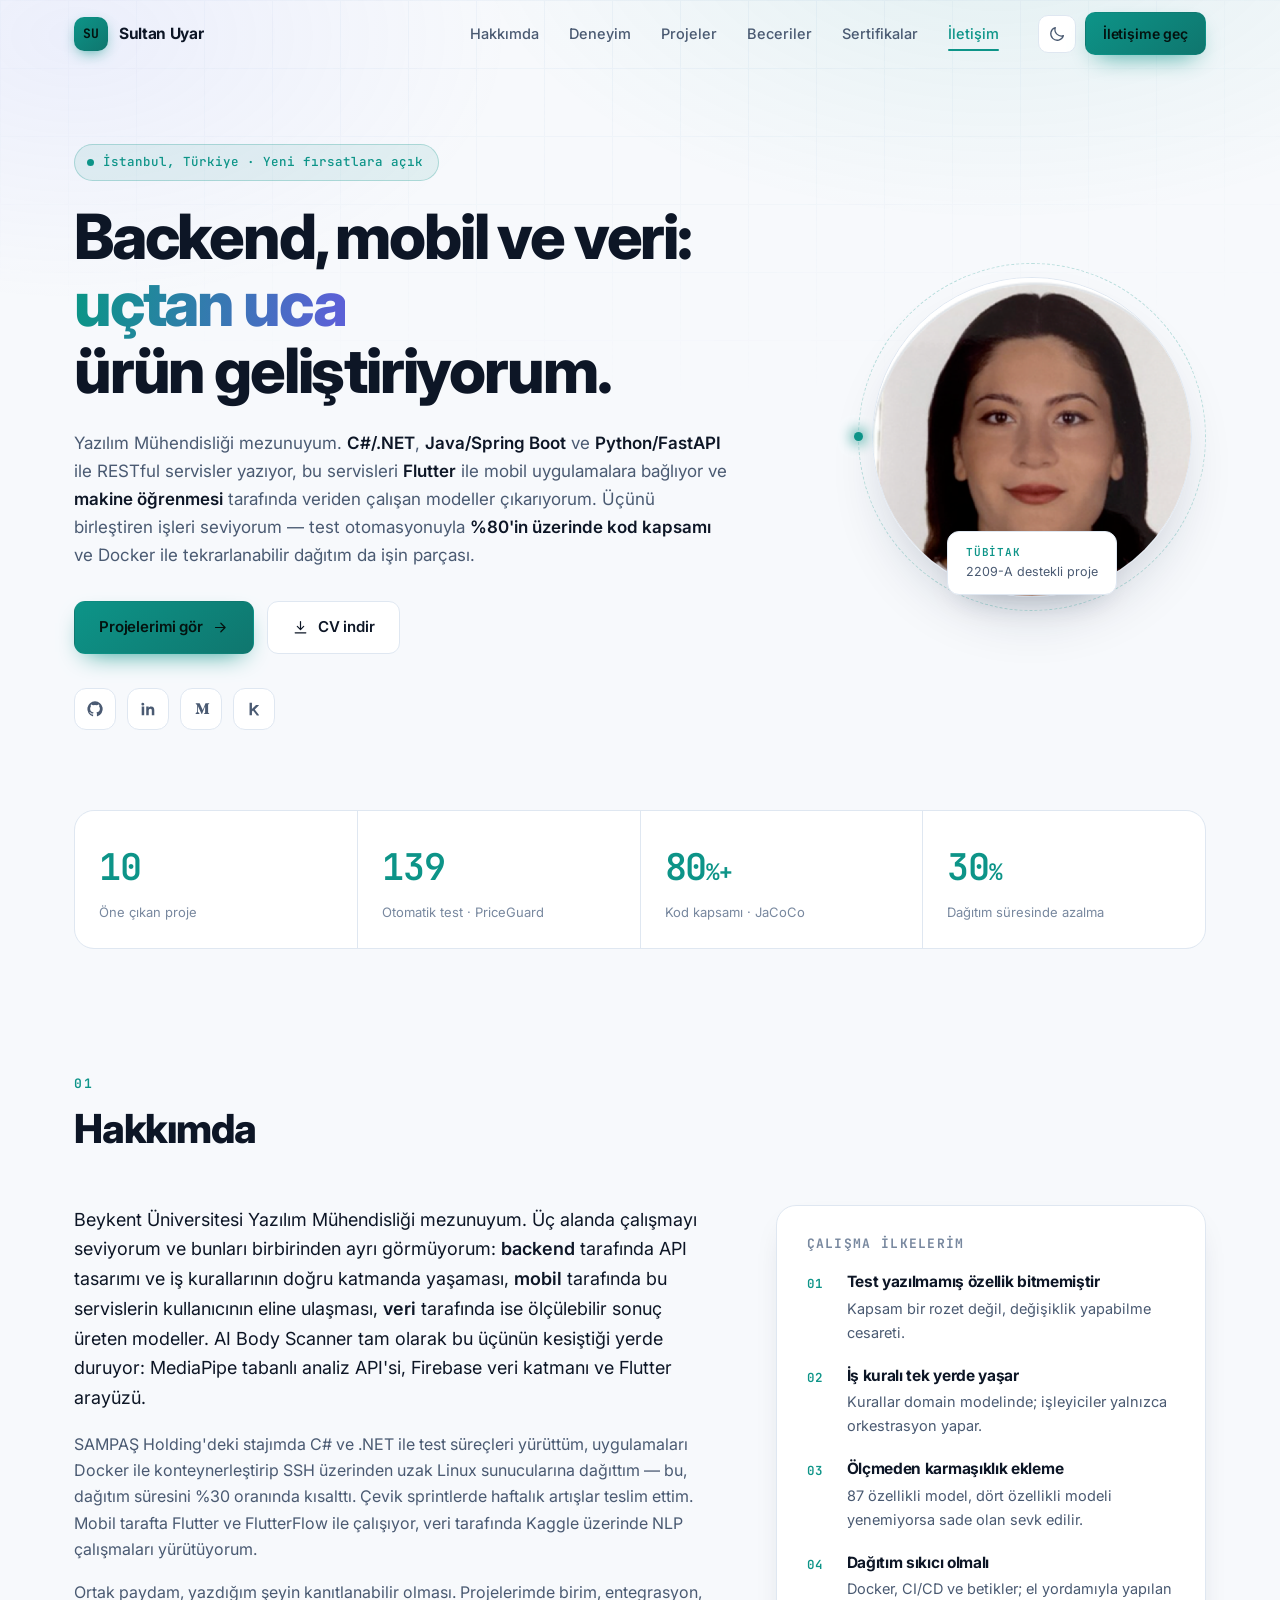
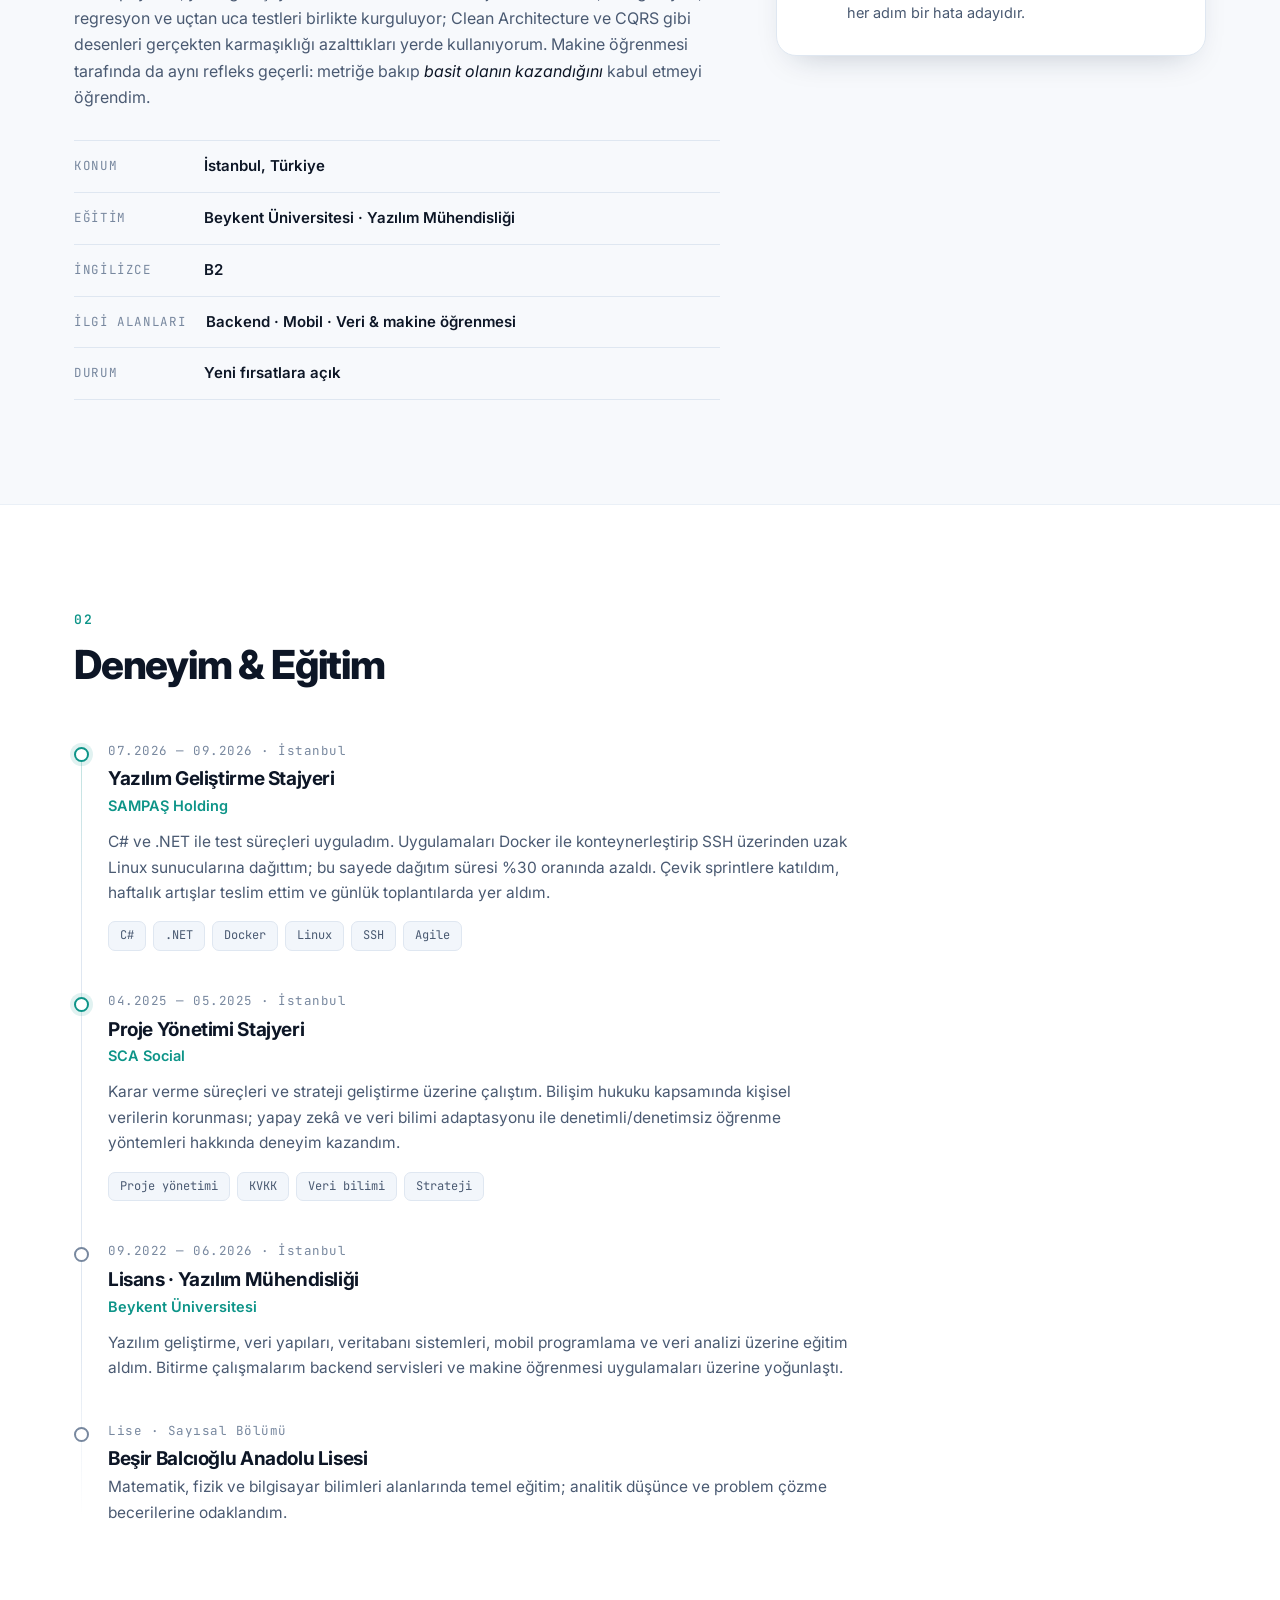
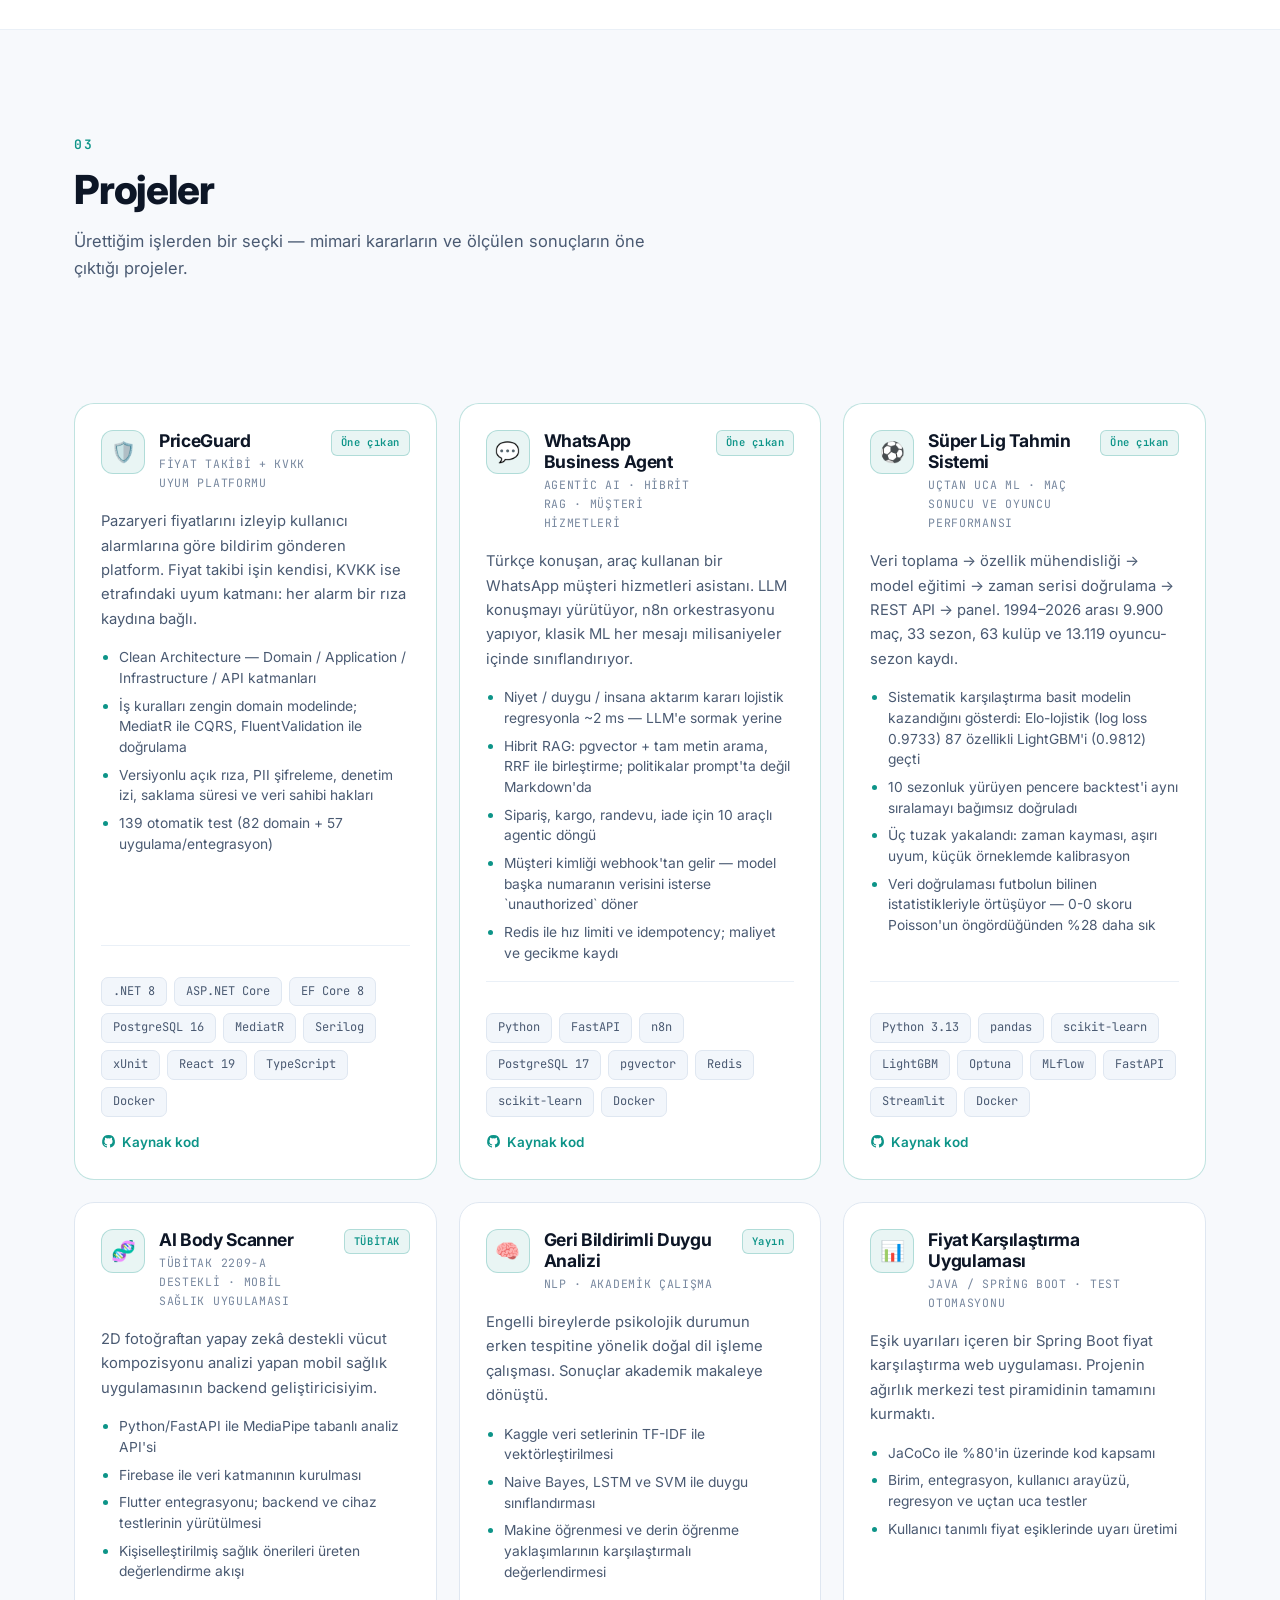
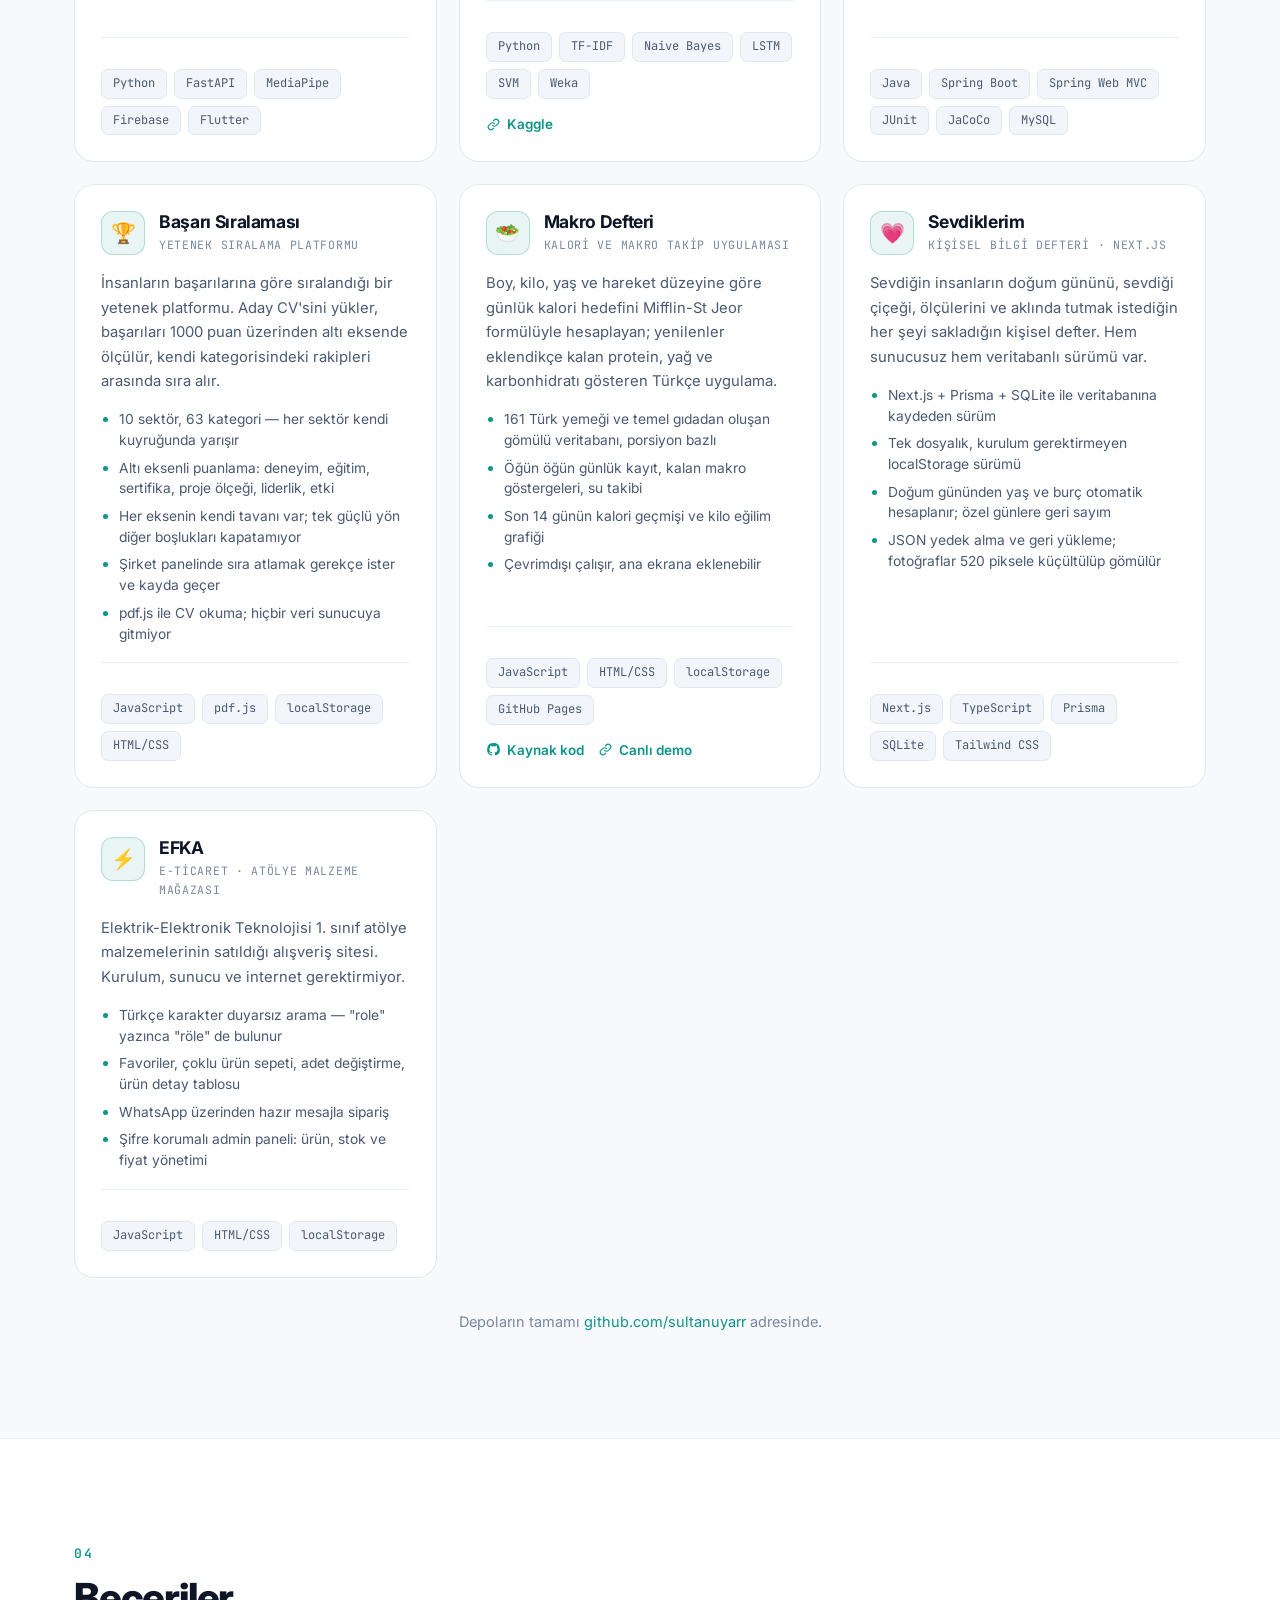
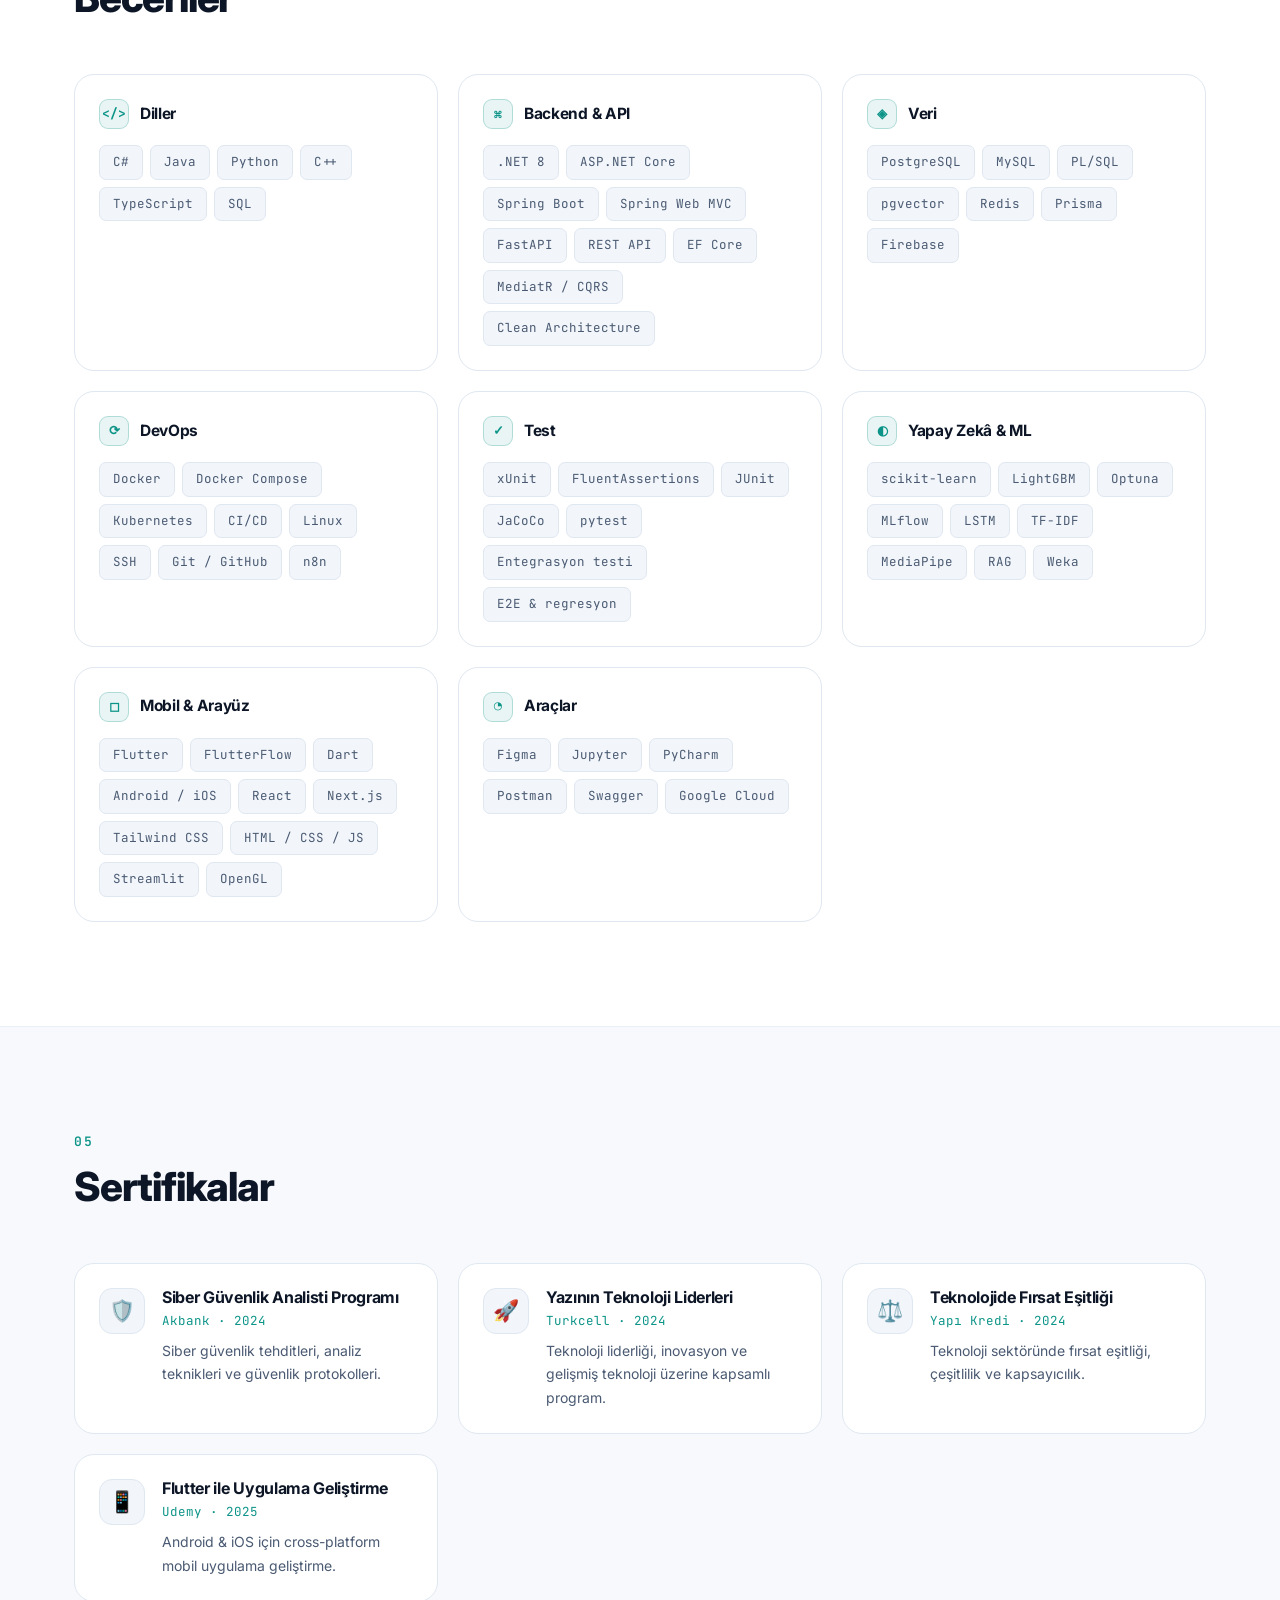
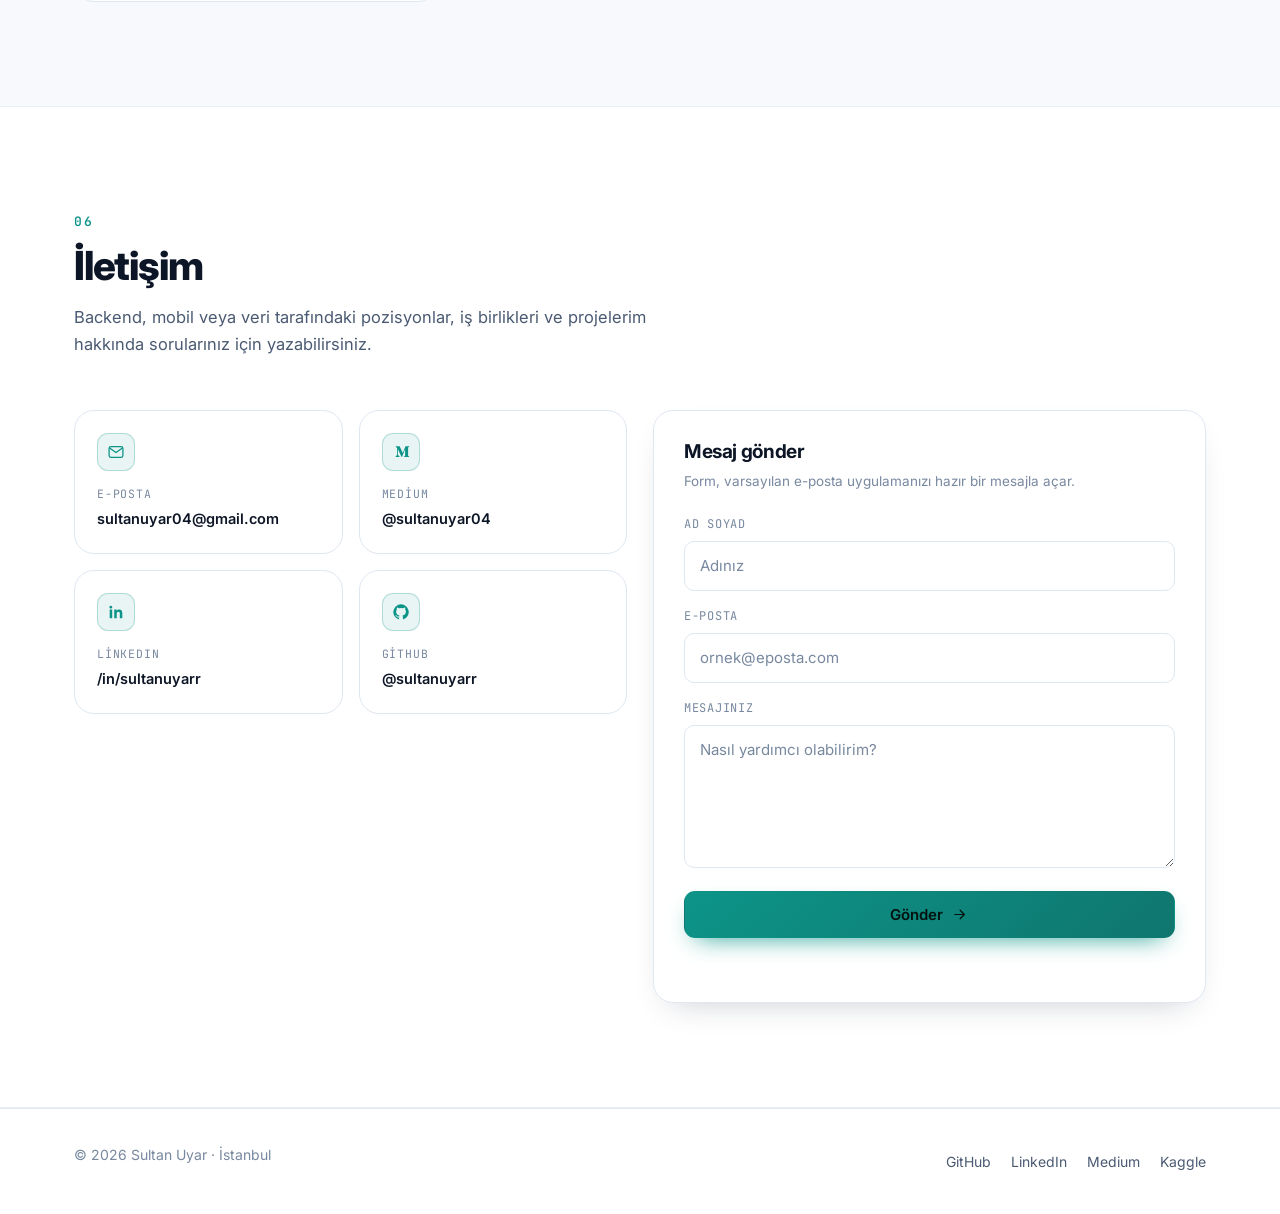
<file: index.html>
<!DOCTYPE html>
<html lang="tr" data-theme="dark">
<head>
<meta charset="UTF-8" />
<meta name="viewport" content="width=device-width, initial-scale=1" />
<title>Sultan Uyar — Yazılım Mühendisi</title>
<meta name="description" content="Sultan Uyar — Yazılım Mühendisi. Backend (C#/.NET, Spring Boot, FastAPI), mobil (Flutter) ve veri/makine öğrenmesi tarafında uçtan uca ürün geliştiriyorum." />
<meta name="author" content="Sultan Uyar" />
<link rel="canonical" href="https://sultanuyar.com/" />

<meta property="og:type" content="website" />
<meta property="og:title" content="Sultan Uyar — Yazılım Mühendisi" />
<meta property="og:description" content="Backend, mobil ve veri tarafında uçtan uca ürün geliştiriyorum: API tasarımı, Flutter uygulamaları ve makine öğrenmesi modelleri." />
<meta property="og:url" content="https://sultanuyar.com/" />
<meta property="og:image" content="https://sultanuyar.com/assets/sultan-uyar.png" />
<meta name="twitter:card" content="summary" />

<link rel="icon" href="data:image/svg+xml,<svg xmlns='http://www.w3.org/2000/svg' viewBox='0 0 100 100'><rect width='100' height='100' rx='22' fill='%230d9488'/><text x='50' y='69' font-size='54' font-family='Georgia,serif' font-weight='700' fill='%23ffffff' text-anchor='middle'>SU</text></svg>" />

<link rel="preconnect" href="https://fonts.googleapis.com" />
<link rel="preconnect" href="https://fonts.gstatic.com" crossorigin />
<link href="https://fonts.googleapis.com/css2?family=Inter:wght@400;500;600;700;800&family=JetBrains+Mono:wght@400;500;600&display=swap" rel="stylesheet" />
<link rel="stylesheet" href="styles.css" />
<script>
  // Tema, boyanmadan önce uygulanır (yanıp sönmeyi engeller)
  try {
    var t = localStorage.getItem('su-theme');
    if (t) document.documentElement.dataset.theme = t;
    else if (window.matchMedia('(prefers-color-scheme: light)').matches) document.documentElement.dataset.theme = 'light';
  } catch (e) {}
</script>
</head>
<body>

<a class="skip-link" href="#main">İçeriğe geç</a>

<div class="bg-grid" aria-hidden="true"></div>
<div class="bg-glow" aria-hidden="true"></div>

<header class="nav" id="nav">
  <div class="wrap nav-inner">
    <a class="brand" href="#top">
      <span class="brand-mark">SU</span>
      <span class="brand-text">Sultan Uyar</span>
    </a>

    <nav class="nav-links" id="navLinks" aria-label="Ana menü">
      <a href="#hakkimda">Hakkımda</a>
      <a href="#deneyim">Deneyim</a>
      <a href="#projeler">Projeler</a>
      <a href="#beceriler">Beceriler</a>
      <a href="#sertifikalar">Sertifikalar</a>
      <a href="#iletisim">İletişim</a>
    </nav>

    <div class="nav-actions">
      <button class="icon-btn" id="themeBtn" type="button" aria-label="Temayı değiştir" title="Temayı değiştir">
        <svg class="ic-sun" viewBox="0 0 24 24" aria-hidden="true"><circle cx="12" cy="12" r="4.2"/><path d="M12 2.5v2.6M12 18.9v2.6M21.5 12h-2.6M5.1 12H2.5M18.7 5.3l-1.8 1.8M7.1 16.9l-1.8 1.8M18.7 18.7l-1.8-1.8M7.1 7.1L5.3 5.3"/></svg>
        <svg class="ic-moon" viewBox="0 0 24 24" aria-hidden="true"><path d="M20.5 14.3A8.6 8.6 0 0 1 9.7 3.5a8.6 8.6 0 1 0 10.8 10.8z"/></svg>
      </button>
      <a class="btn btn-sm btn-primary nav-cta" href="#iletisim">İletişime geç</a>
      <button class="icon-btn menu-btn" id="menuBtn" type="button" aria-label="Menüyü aç" aria-expanded="false" aria-controls="navLinks">
        <svg viewBox="0 0 24 24" aria-hidden="true"><path d="M3.5 7h17M3.5 12h17M3.5 17h17"/></svg>
      </button>
    </div>
  </div>
</header>

<main id="main">

  <!-- ══════════ HERO ══════════ -->
  <section class="hero" id="top">
    <div class="wrap hero-grid">
      <div class="hero-copy">
        <p class="eyebrow"><span class="dot"></span> İstanbul, Türkiye · Yeni fırsatlara açık</p>
        <h1 class="hero-title">
          Backend, mobil ve veri:<br />
          <span class="grad">uçtan uca</span><br />
          ürün geliştiriyorum.
        </h1>
        <p class="hero-lead">
          Yazılım Mühendisliği mezunuyum. <strong>C#/.NET</strong>, <strong>Java/Spring Boot</strong> ve
          <strong>Python/FastAPI</strong> ile RESTful servisler yazıyor, bu servisleri <strong>Flutter</strong>
          ile mobil uygulamalara bağlıyor ve <strong>makine öğrenmesi</strong> tarafında veriden çalışan
          modeller çıkarıyorum. Üçünü birleştiren işleri seviyorum — test otomasyonuyla
          <strong>%80'in üzerinde kod kapsamı</strong> ve Docker ile tekrarlanabilir dağıtım da işin parçası.
        </p>

        <div class="hero-cta">
          <a class="btn btn-primary" href="#projeler">
            Projelerimi gör
            <svg viewBox="0 0 24 24" aria-hidden="true"><path d="M5 12h13M12.5 6l6 6-6 6"/></svg>
          </a>
          <a class="btn btn-ghost" href="assets/Sultan-Uyar-CV.pdf" download>
            <svg viewBox="0 0 24 24" aria-hidden="true"><path d="M12 3.5v11M7.5 10.5l4.5 4.5 4.5-4.5M4.5 19.5h15"/></svg>
            CV indir
          </a>
        </div>

        <ul class="hero-social" aria-label="Profiller">
          <li><a href="https://github.com/sultanuyarr" target="_blank" rel="noopener noreferrer" title="GitHub" aria-label="GitHub">
            <svg viewBox="0 0 24 24" class="fill" aria-hidden="true"><path d="M12 1.8a10.2 10.2 0 0 0-3.23 19.88c.51.1.7-.22.7-.49l-.01-1.9c-2.84.62-3.44-1.2-3.44-1.2-.47-1.18-1.14-1.5-1.14-1.5-.93-.63.07-.62.07-.62 1.03.07 1.57 1.06 1.57 1.06.91 1.57 2.4 1.12 2.99.85.09-.66.36-1.11.65-1.37-2.27-.26-4.66-1.14-4.66-5.06 0-1.12.4-2.03 1.05-2.75-.1-.26-.45-1.3.1-2.71 0 0 .86-.28 2.81 1.05a9.7 9.7 0 0 1 5.12 0c1.95-1.33 2.8-1.05 2.8-1.05.56 1.41.21 2.45.11 2.71.65.72 1.04 1.63 1.04 2.75 0 3.93-2.39 4.8-4.67 5.05.37.32.7.94.7 1.9l-.01 2.81c0 .27.18.6.71.49A10.2 10.2 0 0 0 12 1.8z"/></svg>
          </a></li>
          <li><a href="https://www.linkedin.com/in/sultanuyarr" target="_blank" rel="noopener noreferrer" title="LinkedIn" aria-label="LinkedIn">
            <svg viewBox="0 0 24 24" class="fill" aria-hidden="true"><path d="M6.94 8.7H3.6V20.4h3.34V8.7zM5.27 3.6a1.94 1.94 0 1 0 0 3.87 1.94 1.94 0 0 0 0-3.87zM20.4 20.4h-3.33v-5.7c0-1.36-.03-3.1-1.9-3.1-1.9 0-2.2 1.48-2.2 3v5.8H9.65V8.7h3.2v1.6h.04c.45-.84 1.53-1.73 3.15-1.73 3.37 0 4.36 2.2 4.36 5.07v6.76z"/></svg>
          </a></li>
          <li><a href="https://medium.com/@sultanuyar04" target="_blank" rel="noopener noreferrer" title="Medium" aria-label="Medium">
            <svg viewBox="0 0 24 24" class="fill" aria-hidden="true"><path d="M6.8 7.2a.7.7 0 0 0-.23-.6L4.85 4.53V4.2h5.35l4.14 9.07L18 4.2h5.1v.33l-1.47 1.41a.43.43 0 0 0-.16.41v10.3c-.02.16.05.32.16.41l1.44 1.41v.33h-7.22v-.33l1.49-1.45c.15-.15.15-.19.15-.42V8.28l-4.15 10.5h-.56L7.95 8.28v7.04c-.4.3.06.6.27.82l1.94 2.35v.33H4.65v-.33l1.94-2.35c.21-.22.3-.53.25-.82V7.2z"/></svg>
          </a></li>
          <li><a href="https://www.kaggle.com/sultanuyar" target="_blank" rel="noopener noreferrer" title="Kaggle" aria-label="Kaggle">
            <svg viewBox="0 0 24 24" class="fill" aria-hidden="true"><path d="M15.7 20.4l-5.03-6.28-1.4 1.35v4.6c0 .2-.1.33-.33.33H6.4c-.22 0-.33-.13-.33-.33V3.93c0-.2.11-.33.33-.33h2.54c.22 0 .33.13.33.33v8.2l5.1-5.15c.14-.14.29-.2.48-.2h3.3c.2 0 .3.08.33.23.03.15 0 .27-.1.36l-5.38 5.2 5.6 7.4c.08.13.1.26.05.38-.05.1-.16.16-.31.16h-2.8c-.2 0-.36-.08-.48-.2z"/></svg>
          </a></li>
        </ul>
      </div>

      <div class="hero-visual">
        <div class="portrait">
          <div class="portrait-ring" aria-hidden="true"></div>
          <img src="assets/sultan-uyar.png" alt="Sultan Uyar" width="512" height="512" />
        </div>
        <div class="badge-card">
          <span class="badge-k">TÜBİTAK</span>
          <span class="badge-v">2209-A destekli proje</span>
        </div>
      </div>
    </div>

    <div class="wrap">
      <dl class="stats" id="stats">
        <div class="stat"><dt>Öne çıkan proje</dt><dd><span class="count" data-to="10">0</span></dd></div>
        <div class="stat"><dt>Otomatik test · PriceGuard</dt><dd><span class="count" data-to="139">0</span></dd></div>
        <div class="stat"><dt>Kod kapsamı · JaCoCo</dt><dd><span class="count" data-to="80">0</span><span class="suffix">%+</span></dd></div>
        <div class="stat"><dt>Dağıtım süresinde azalma</dt><dd><span class="count" data-to="30">0</span><span class="suffix">%</span></dd></div>
      </dl>
    </div>
  </section>

  <!-- ══════════ HAKKIMDA ══════════ -->
  <section class="section" id="hakkimda">
    <div class="wrap">
      <div class="sec-head">
        <span class="sec-num">01</span>
        <h2>Hakkımda</h2>
      </div>

      <div class="about-grid">
        <div class="about-text">
          <p class="lead">
            Beykent Üniversitesi Yazılım Mühendisliği mezunuyum. Üç alanda çalışmayı seviyorum ve
            bunları birbirinden ayrı görmüyorum: <strong>backend</strong> tarafında API tasarımı ve iş
            kurallarının doğru katmanda yaşaması, <strong>mobil</strong> tarafında bu servislerin
            kullanıcının eline ulaşması, <strong>veri</strong> tarafında ise ölçülebilir sonuç üreten
            modeller. AI Body Scanner tam olarak bu üçünün kesiştiği yerde duruyor: MediaPipe tabanlı
            analiz API'si, Firebase veri katmanı ve Flutter arayüzü.
          </p>
          <p>
            SAMPAŞ Holding'deki stajımda C# ve .NET ile test süreçleri yürüttüm, uygulamaları Docker ile
            konteynerleştirip SSH üzerinden uzak Linux sunucularına dağıttım — bu, dağıtım süresini
            %30 oranında kısalttı. Çevik sprintlerde haftalık artışlar teslim ettim. Mobil tarafta
            Flutter ve FlutterFlow ile çalışıyor, veri tarafında Kaggle üzerinde NLP çalışmaları
            yürütüyorum.
          </p>
          <p>
            Ortak paydam, yazdığım şeyin kanıtlanabilir olması. Projelerimde birim, entegrasyon,
            regresyon ve uçtan uca testleri birlikte kurguluyor; Clean Architecture ve CQRS gibi
            desenleri gerçekten karmaşıklığı azalttıkları yerde kullanıyorum. Makine öğrenmesi
            tarafında da aynı refleks geçerli: metriğe bakıp <em>basit olanın kazandığını</em>
            kabul etmeyi öğrendim.
          </p>

          <ul class="fact-list">
            <li><span>Konum</span><strong>İstanbul, Türkiye</strong></li>
            <li><span>Eğitim</span><strong>Beykent Üniversitesi · Yazılım Mühendisliği</strong></li>
            <li><span>İngilizce</span><strong>B2</strong></li>
            <li><span>İlgi alanları</span><strong>Backend · Mobil · Veri &amp; makine öğrenmesi</strong></li>
            <li><span>Durum</span><strong>Yeni fırsatlara açık</strong></li>
          </ul>
        </div>

        <aside class="about-side">
          <h3 class="side-title">Çalışma ilkelerim</h3>
          <ol class="principles">
            <li>
              <h4>Test yazılmamış özellik bitmemiştir</h4>
              <p>Kapsam bir rozet değil, değişiklik yapabilme cesareti.</p>
            </li>
            <li>
              <h4>İş kuralı tek yerde yaşar</h4>
              <p>Kurallar domain modelinde; işleyiciler yalnızca orkestrasyon yapar.</p>
            </li>
            <li>
              <h4>Ölçmeden karmaşıklık ekleme</h4>
              <p>87 özellikli model, dört özellikli modeli yenemiyorsa sade olan sevk edilir.</p>
            </li>
            <li>
              <h4>Dağıtım sıkıcı olmalı</h4>
              <p>Docker, CI/CD ve betikler; el yordamıyla yapılan her adım bir hata adayıdır.</p>
            </li>
          </ol>
        </aside>
      </div>
    </div>
  </section>

  <!-- ══════════ DENEYİM ══════════ -->
  <section class="section alt" id="deneyim">
    <div class="wrap">
      <div class="sec-head">
        <span class="sec-num">02</span>
        <h2>Deneyim &amp; Eğitim</h2>
      </div>

      <ol class="timeline">
        <li class="tl-item">
          <div class="tl-marker" aria-hidden="true"></div>
          <div class="tl-body">
            <p class="tl-date">07.2026 — 09.2026 · İstanbul</p>
            <h3>Yazılım Geliştirme Stajyeri</h3>
            <p class="tl-org">SAMPAŞ Holding</p>
            <p>
              C# ve .NET ile test süreçleri uyguladım. Uygulamaları Docker ile konteynerleştirip SSH
              üzerinden uzak Linux sunucularına dağıttım; bu sayede dağıtım süresi %30 oranında azaldı.
              Çevik sprintlere katıldım, haftalık artışlar teslim ettim ve günlük toplantılarda yer aldım.
            </p>
            <ul class="chips">
              <li>C#</li><li>.NET</li><li>Docker</li><li>Linux</li><li>SSH</li><li>Agile</li>
            </ul>
          </div>
        </li>

        <li class="tl-item">
          <div class="tl-marker" aria-hidden="true"></div>
          <div class="tl-body">
            <p class="tl-date">04.2025 — 05.2025 · İstanbul</p>
            <h3>Proje Yönetimi Stajyeri</h3>
            <p class="tl-org">SCA Social</p>
            <p>
              Karar verme süreçleri ve strateji geliştirme üzerine çalıştım. Bilişim hukuku kapsamında
              kişisel verilerin korunması; yapay zekâ ve veri bilimi adaptasyonu ile denetimli/denetimsiz
              öğrenme yöntemleri hakkında deneyim kazandım.
            </p>
            <ul class="chips">
              <li>Proje yönetimi</li><li>KVKK</li><li>Veri bilimi</li><li>Strateji</li>
            </ul>
          </div>
        </li>

        <li class="tl-item edu">
          <div class="tl-marker" aria-hidden="true"></div>
          <div class="tl-body">
            <p class="tl-date">09.2022 — 06.2026 · İstanbul</p>
            <h3>Lisans · Yazılım Mühendisliği</h3>
            <p class="tl-org">Beykent Üniversitesi</p>
            <p>
              Yazılım geliştirme, veri yapıları, veritabanı sistemleri, mobil programlama ve veri analizi
              üzerine eğitim aldım. Bitirme çalışmalarım backend servisleri ve makine öğrenmesi
              uygulamaları üzerine yoğunlaştı.
            </p>
          </div>
        </li>

        <li class="tl-item edu">
          <div class="tl-marker" aria-hidden="true"></div>
          <div class="tl-body">
            <p class="tl-date">Lise · Sayısal Bölümü</p>
            <h3>Beşir Balcıoğlu Anadolu Lisesi</h3>
            <p>
              Matematik, fizik ve bilgisayar bilimleri alanlarında temel eğitim; analitik düşünce ve
              problem çözme becerilerine odaklandım.
            </p>
          </div>
        </li>
      </ol>
    </div>
  </section>

  <!-- ══════════ PROJELER ══════════ -->
  <section class="section" id="projeler">
    <div class="wrap">
      <div class="sec-head">
        <span class="sec-num">03</span>
        <h2>Projeler</h2>
        <p class="sec-sub">Ürettiğim işlerden bir seçki — mimari kararların ve ölçülen sonuçların öne çıktığı projeler.</p>
      </div>

      <div class="filters" id="filters" role="tablist" aria-label="Proje filtresi">
        <button class="filter is-active" data-filter="all" role="tab" aria-selected="true">Tümü</button>
        <button class="filter" data-filter="backend" role="tab" aria-selected="false">Backend</button>
        <button class="filter" data-filter="ai" role="tab" aria-selected="false">Yapay Zekâ &amp; ML</button>
        <button class="filter" data-filter="web" role="tab" aria-selected="false">Web &amp; Mobil</button>
      </div>

      <div class="projects" id="projects"><!-- app.js dolduruyor --></div>

      <p class="projects-note">
        Depoların tamamı
        <a href="https://github.com/sultanuyarr" target="_blank" rel="noopener noreferrer">github.com/sultanuyarr</a>
        adresinde.
      </p>
    </div>
  </section>

  <!-- ══════════ BECERİLER ══════════ -->
  <section class="section alt" id="beceriler">
    <div class="wrap">
      <div class="sec-head">
        <span class="sec-num">04</span>
        <h2>Beceriler</h2>
      </div>

      <div class="skills">
        <article class="skill-card">
          <h3><span class="sk-ic">&lt;/&gt;</span> Diller</h3>
          <ul class="chips lg"><li>C#</li><li>Java</li><li>Python</li><li>C++</li><li>TypeScript</li><li>SQL</li></ul>
        </article>

        <article class="skill-card">
          <h3><span class="sk-ic">⌘</span> Backend &amp; API</h3>
          <ul class="chips lg"><li>.NET 8</li><li>ASP.NET Core</li><li>Spring Boot</li><li>Spring Web MVC</li><li>FastAPI</li><li>REST API</li><li>EF Core</li><li>MediatR / CQRS</li><li>Clean Architecture</li></ul>
        </article>

        <article class="skill-card">
          <h3><span class="sk-ic">◈</span> Veri</h3>
          <ul class="chips lg"><li>PostgreSQL</li><li>MySQL</li><li>PL/SQL</li><li>pgvector</li><li>Redis</li><li>Prisma</li><li>Firebase</li></ul>
        </article>

        <article class="skill-card">
          <h3><span class="sk-ic">⟳</span> DevOps</h3>
          <ul class="chips lg"><li>Docker</li><li>Docker Compose</li><li>Kubernetes</li><li>CI/CD</li><li>Linux</li><li>SSH</li><li>Git / GitHub</li><li>n8n</li></ul>
        </article>

        <article class="skill-card">
          <h3><span class="sk-ic">✓</span> Test</h3>
          <ul class="chips lg"><li>xUnit</li><li>FluentAssertions</li><li>JUnit</li><li>JaCoCo</li><li>pytest</li><li>Entegrasyon testi</li><li>E2E &amp; regresyon</li></ul>
        </article>

        <article class="skill-card">
          <h3><span class="sk-ic">◐</span> Yapay Zekâ &amp; ML</h3>
          <ul class="chips lg"><li>scikit-learn</li><li>LightGBM</li><li>Optuna</li><li>MLflow</li><li>LSTM</li><li>TF-IDF</li><li>MediaPipe</li><li>RAG</li><li>Weka</li></ul>
        </article>

        <article class="skill-card">
          <h3><span class="sk-ic">◻</span> Mobil &amp; Arayüz</h3>
          <ul class="chips lg"><li>Flutter</li><li>FlutterFlow</li><li>Dart</li><li>Android / iOS</li><li>React</li><li>Next.js</li><li>Tailwind CSS</li><li>HTML / CSS / JS</li><li>Streamlit</li><li>OpenGL</li></ul>
        </article>

        <article class="skill-card">
          <h3><span class="sk-ic">◔</span> Araçlar</h3>
          <ul class="chips lg"><li>Figma</li><li>Jupyter</li><li>PyCharm</li><li>Postman</li><li>Swagger</li><li>Google Cloud</li></ul>
        </article>
      </div>
    </div>
  </section>

  <!-- ══════════ SERTİFİKALAR ══════════ -->
  <section class="section" id="sertifikalar">
    <div class="wrap">
      <div class="sec-head">
        <span class="sec-num">05</span>
        <h2>Sertifikalar</h2>
      </div>

      <div class="certs">
        <article class="cert">
          <span class="cert-ic" aria-hidden="true">🛡️</span>
          <div>
            <h3>Siber Güvenlik Analisti Programı</h3>
            <p class="cert-meta">Akbank · 2024</p>
            <p>Siber güvenlik tehditleri, analiz teknikleri ve güvenlik protokolleri.</p>
          </div>
        </article>

        <article class="cert">
          <span class="cert-ic" aria-hidden="true">🚀</span>
          <div>
            <h3>Yazının Teknoloji Liderleri</h3>
            <p class="cert-meta">Turkcell · 2024</p>
            <p>Teknoloji liderliği, inovasyon ve gelişmiş teknoloji üzerine kapsamlı program.</p>
          </div>
        </article>

        <article class="cert">
          <span class="cert-ic" aria-hidden="true">⚖️</span>
          <div>
            <h3>Teknolojide Fırsat Eşitliği</h3>
            <p class="cert-meta">Yapı Kredi · 2024</p>
            <p>Teknoloji sektöründe fırsat eşitliği, çeşitlilik ve kapsayıcılık.</p>
          </div>
        </article>

        <article class="cert">
          <span class="cert-ic" aria-hidden="true">📱</span>
          <div>
            <h3>Flutter ile Uygulama Geliştirme</h3>
            <p class="cert-meta">Udemy · 2025</p>
            <p>Android &amp; iOS için cross-platform mobil uygulama geliştirme.</p>
          </div>
        </article>
      </div>
    </div>
  </section>

  <!-- ══════════ İLETİŞİM ══════════ -->
  <section class="section alt" id="iletisim">
    <div class="wrap">
      <div class="sec-head">
        <span class="sec-num">06</span>
        <h2>İletişim</h2>
        <p class="sec-sub">Backend, mobil veya veri tarafındaki pozisyonlar, iş birlikleri ve projelerim hakkında sorularınız için yazabilirsiniz.</p>
      </div>

      <div class="contact-grid">
        <div class="contact-cards">
          <a class="ccard" href="mailto:sultanuyar04@gmail.com">
            <span class="ccard-ic"><svg viewBox="0 0 24 24" aria-hidden="true"><rect x="2.8" y="4.8" width="18.4" height="14.4" rx="2.4"/><path d="M3.4 6.6L12 12.8l8.6-6.2"/></svg></span>
            <span class="ccard-k">E-posta</span>
            <span class="ccard-v">sultanuyar04@gmail.com</span>
          </a>
          <a class="ccard" href="https://medium.com/@sultanuyar04" target="_blank" rel="noopener noreferrer">
            <span class="ccard-ic"><svg viewBox="0 0 24 24" class="fill" aria-hidden="true"><path d="M6.8 7.2a.7.7 0 0 0-.23-.6L4.85 4.53V4.2h5.35l4.14 9.07L18 4.2h5.1v.33l-1.47 1.41a.43.43 0 0 0-.16.41v10.3c-.02.16.05.32.16.41l1.44 1.41v.33h-7.22v-.33l1.49-1.45c.15-.15.15-.19.15-.42V8.28l-4.15 10.5h-.56L7.95 8.28v7.04c-.4.3.06.6.27.82l1.94 2.35v.33H4.65v-.33l1.94-2.35c.21-.22.3-.53.25-.82V7.2z"/></svg></span>
            <span class="ccard-k">Medium</span>
            <span class="ccard-v">@sultanuyar04</span>
          </a>
          <a class="ccard" href="https://www.linkedin.com/in/sultanuyarr" target="_blank" rel="noopener noreferrer">
            <span class="ccard-ic"><svg viewBox="0 0 24 24" class="fill" aria-hidden="true"><path d="M6.94 8.7H3.6V20.4h3.34V8.7zM5.27 3.6a1.94 1.94 0 1 0 0 3.87 1.94 1.94 0 0 0 0-3.87zM20.4 20.4h-3.33v-5.7c0-1.36-.03-3.1-1.9-3.1-1.9 0-2.2 1.48-2.2 3v5.8H9.65V8.7h3.2v1.6h.04c.45-.84 1.53-1.73 3.15-1.73 3.37 0 4.36 2.2 4.36 5.07v6.76z"/></svg></span>
            <span class="ccard-k">LinkedIn</span>
            <span class="ccard-v">/in/sultanuyarr</span>
          </a>
          <a class="ccard" href="https://github.com/sultanuyarr" target="_blank" rel="noopener noreferrer">
            <span class="ccard-ic"><svg viewBox="0 0 24 24" class="fill" aria-hidden="true"><path d="M12 1.8a10.2 10.2 0 0 0-3.23 19.88c.51.1.7-.22.7-.49l-.01-1.9c-2.84.62-3.44-1.2-3.44-1.2-.47-1.18-1.14-1.5-1.14-1.5-.93-.63.07-.62.07-.62 1.03.07 1.57 1.06 1.57 1.06.91 1.57 2.4 1.12 2.99.85.09-.66.36-1.11.65-1.37-2.27-.26-4.66-1.14-4.66-5.06 0-1.12.4-2.03 1.05-2.75-.1-.26-.45-1.3.1-2.71 0 0 .86-.28 2.81 1.05a9.7 9.7 0 0 1 5.12 0c1.95-1.33 2.8-1.05 2.8-1.05.56 1.41.21 2.45.11 2.71.65.72 1.04 1.63 1.04 2.75 0 3.93-2.39 4.8-4.67 5.05.37.32.7.94.7 1.9l-.01 2.81c0 .27.18.6.71.49A10.2 10.2 0 0 0 12 1.8z"/></svg></span>
            <span class="ccard-k">GitHub</span>
            <span class="ccard-v">@sultanuyarr</span>
          </a>
        </div>

        <form class="contact-form" id="contactForm" novalidate>
          <h3>Mesaj gönder</h3>
          <p class="form-note">Form, varsayılan e-posta uygulamanızı hazır bir mesajla açar.</p>

          <div class="field">
            <label for="cf-name">Ad Soyad</label>
            <input id="cf-name" name="name" type="text" autocomplete="name" required placeholder="Adınız" />
          </div>
          <div class="field">
            <label for="cf-email">E-posta</label>
            <input id="cf-email" name="email" type="email" autocomplete="email" required placeholder="ornek@eposta.com" />
          </div>
          <div class="field">
            <label for="cf-msg">Mesajınız</label>
            <textarea id="cf-msg" name="message" rows="5" required placeholder="Nasıl yardımcı olabilirim?"></textarea>
          </div>

          <button class="btn btn-primary btn-block" type="submit">
            Gönder
            <svg viewBox="0 0 24 24" aria-hidden="true"><path d="M4 12h13M11.5 6l6 6-6 6"/></svg>
          </button>
          <p class="form-status" id="formStatus" role="status" aria-live="polite"></p>
        </form>
      </div>
    </div>
  </section>

</main>

<footer class="footer">
  <div class="wrap footer-inner">
    <p>© <span id="year">2026</span> Sultan Uyar · İstanbul</p>
    <nav class="footer-links" aria-label="Profiller">
      <a href="https://github.com/sultanuyarr" target="_blank" rel="noopener noreferrer">GitHub</a>
      <a href="https://www.linkedin.com/in/sultanuyarr" target="_blank" rel="noopener noreferrer">LinkedIn</a>
      <a href="https://medium.com/@sultanuyar04" target="_blank" rel="noopener noreferrer">Medium</a>
      <a href="https://www.kaggle.com/sultanuyar" target="_blank" rel="noopener noreferrer">Kaggle</a>
    </nav>
  </div>
</footer>

<button class="to-top" id="toTop" type="button" aria-label="Yukarı çık">
  <svg viewBox="0 0 24 24" aria-hidden="true"><path d="M12 19V6M6 11.5l6-6 6 6"/></svg>
</button>

<script src="app.js"></script>
</body>
</html>
</file>
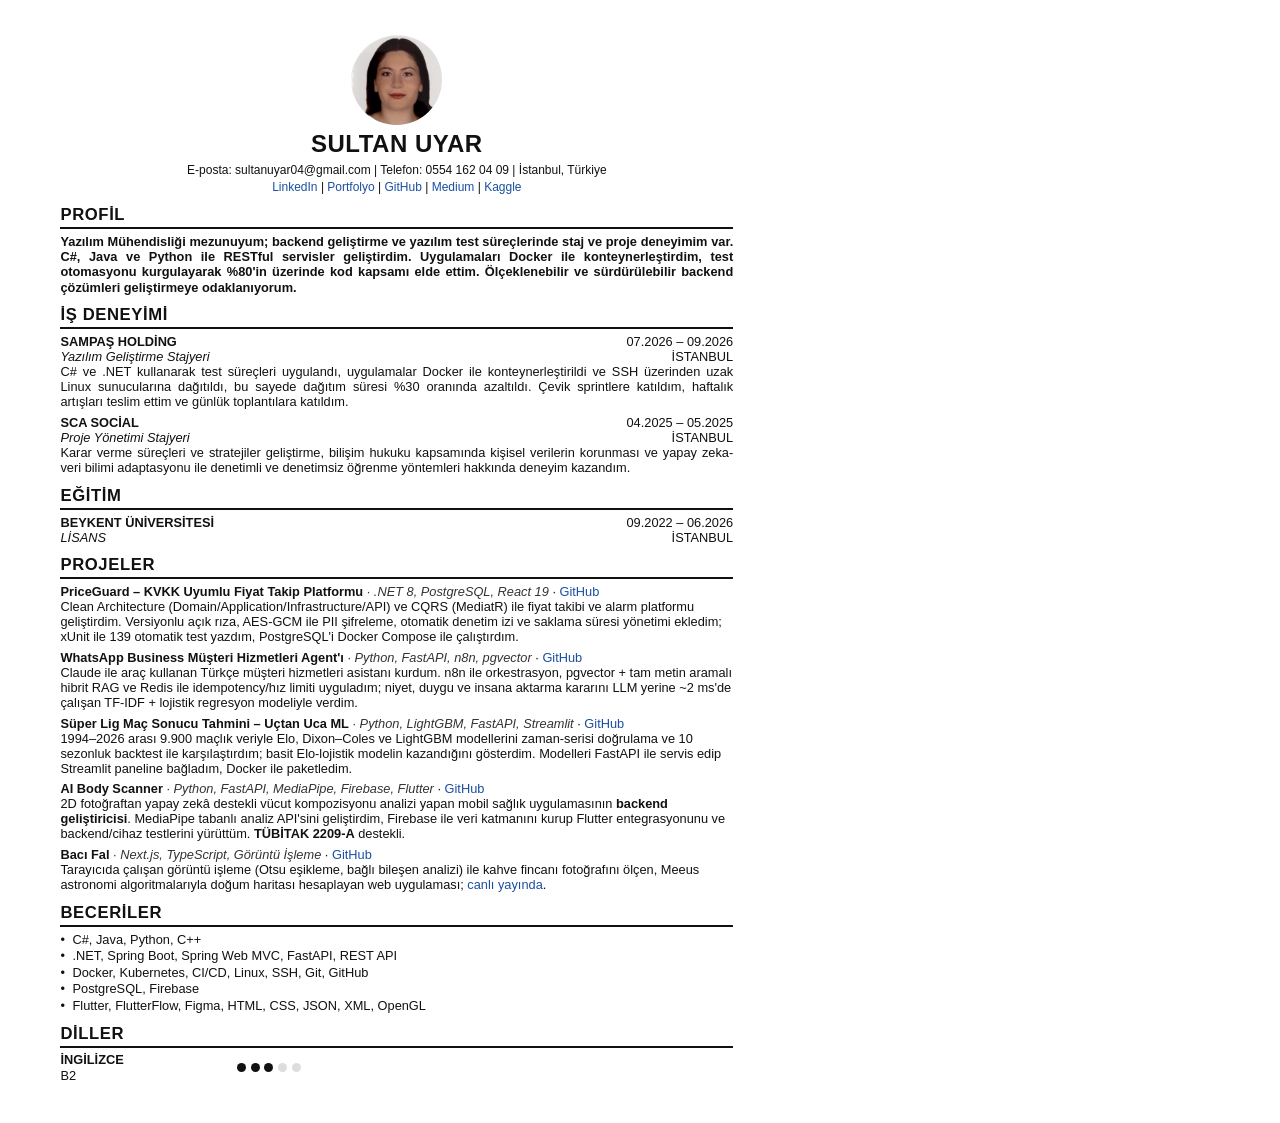
<file: cv/cv.html>
<!DOCTYPE html>
<html lang="tr">
<head>
<meta charset="utf-8">
<title>Sultan Uyar CV</title>
<style>
  @page { size: A4; margin: 0; }
  * { box-sizing: border-box; margin: 0; padding: 0; }
  body { font-family: Arial, Helvetica, sans-serif; font-size: 9.6pt; line-height: 1.18; color: #111; background: #fff; }
  .page { width: 210mm; height: 297mm; padding: 9mm 16mm 8mm; overflow: hidden; }
  header { text-align: center; display: flex; flex-direction: column; align-items: center; }
  header img { order: -1; }
  header img { width: 24mm; height: 24mm; border-radius: 50%; object-fit: cover; }
  h1 { font-size: 18pt; letter-spacing: .5px; margin: 1.5mm 0 1mm; }
  .contact { font-size: 9pt; line-height: 1.35; }
  .contact a { color: #1a4fa0; text-decoration: none; }
  h2 { font-size: 12.5pt; letter-spacing: .6px; border-bottom: 2px solid #111; padding-bottom: .6mm; margin: 2.8mm 0 1.3mm; }
  .profile { font-weight: 700; text-align: justify; }
  .item { margin-bottom: 1.4mm; }
  .row { display: flex; justify-content: space-between; gap: 6mm; }
  .row .l { flex: 1; }
  .row .r { text-align: right; white-space: nowrap; }
  .t { font-weight: 700; }
  .c { font-style: italic; }
  .d { text-align: justify; }
  .p-title { font-weight: 700; }
  ul.skills { list-style: none; }
  ul.skills li { margin-bottom: .4mm; }
  ul.skills li::before { content: "•"; margin-right: 2mm; }
  .lang { display: flex; align-items: center; gap: 30mm; }
  .dots span { display: inline-block; width: 2.4mm; height: 2.4mm; border-radius: 50%; background: #111; margin-right: 1.2mm; }
  .dots span.off { background: #ddd; }
  .p-title a { color: #111; text-decoration: none; }
  .stack { font-style: italic; color: #333; }
</style>
</head>
<body>
<div class="page">
  <header>
    <h1>SULTAN UYAR</h1>
    <img src="../assets/sultan-uyar.png" alt="">
    <div class="contact">E-posta: sultanuyar04@gmail.com | Telefon: 0554 162 04 09 | İstanbul, Türkiye<br><a href="https://www.linkedin.com/in/sultanuyarr">LinkedIn</a> | <a href="https://sultanuyar.com/">Portfolyo</a> | <a href="https://github.com/sultanuyarr">GitHub</a> | <a href="https://medium.com/@sultanuyar04">Medium</a> | <a href="https://www.kaggle.com/sultanuyar">Kaggle</a></div>
  </header>

  <h2>PROFİL</h2>
  <p class="profile">Yazılım Mühendisliği mezunuyum; backend geliştirme ve yazılım test süreçlerinde staj ve proje deneyimim var. C#, Java ve Python ile RESTful servisler geliştirdim. Uygulamaları Docker ile konteynerleştirdim, test otomasyonu kurgulayarak %80'in üzerinde kod kapsamı elde ettim. Ölçeklenebilir ve sürdürülebilir backend çözümleri geliştirmeye odaklanıyorum.</p>

  <h2>İŞ DENEYİMİ</h2>
  <div class="item">
    <div class="row"><div class="l"><div class="t">SAMPAŞ HOLDİNG</div><div class="c">Yazılım Geliştirme Stajyeri</div></div><div class="r">07.2026 – 09.2026<br>İSTANBUL</div></div>
    <p class="d">C# ve .NET kullanarak test süreçleri uygulandı, uygulamalar Docker ile konteynerleştirildi ve SSH üzerinden uzak Linux sunucularına dağıtıldı, bu sayede dağıtım süresi %30 oranında azaltıldı. Çevik sprintlere katıldım, haftalık artışları teslim ettim ve günlük toplantılara katıldım.</p>
  </div>
  <div class="item">
    <div class="row"><div class="l"><div class="t">SCA SOCİAL</div><div class="c">Proje Yönetimi Stajyeri</div></div><div class="r">04.2025 – 05.2025<br>İSTANBUL</div></div>
    <p class="d">Karar verme süreçleri ve stratejiler geliştirme, bilişim hukuku kapsamında kişisel verilerin korunması ve yapay zeka-veri bilimi adaptasyonu ile denetimli ve denetimsiz öğrenme yöntemleri hakkında deneyim kazandım.</p>
  </div>

  <h2>EĞİTİM</h2>
  <div class="row"><div class="l"><div class="t">BEYKENT ÜNİVERSİTESİ</div><div class="c">LİSANS</div></div><div class="r">09.2022 – 06.2026<br>İSTANBUL</div></div>

  <h2>PROJELER</h2>
  <div class="item"><span class="p-title">PriceGuard – KVKK Uyumlu Fiyat Takip Platformu</span> <span class="stack">· .NET 8, PostgreSQL, React 19</span> · <a href="https://github.com/sultanuyarr/priceguard" style="color:#1a4fa0;text-decoration:none">GitHub</a><br>Clean Architecture (Domain/Application/Infrastructure/API) ve CQRS (MediatR) ile fiyat takibi ve alarm platformu geliştirdim. Versiyonlu açık rıza, AES-GCM ile PII şifreleme, otomatik denetim izi ve saklama süresi yönetimi ekledim; xUnit ile 139 otomatik test yazdım, PostgreSQL'i Docker Compose ile çalıştırdım.</div>
  <div class="item"><span class="p-title">WhatsApp Business Müşteri Hizmetleri Agent'ı</span> <span class="stack">· Python, FastAPI, n8n, pgvector</span> · <a href="https://github.com/sultanuyarr/whatsapp-business-agent" style="color:#1a4fa0;text-decoration:none">GitHub</a><br>Claude ile araç kullanan Türkçe müşteri hizmetleri asistanı kurdum. n8n ile orkestrasyon, pgvector + tam metin aramalı hibrit RAG ve Redis ile idempotency/hız limiti uyguladım; niyet, duygu ve insana aktarma kararını LLM yerine ~2 ms'de çalışan TF-IDF + lojistik regresyon modeliyle verdim.</div>
  <div class="item"><span class="p-title">Süper Lig Maç Sonucu Tahmini – Uçtan Uca ML</span> <span class="stack">· Python, LightGBM, FastAPI, Streamlit</span> · <a href="https://github.com/sultanuyarr/superlig-ml" style="color:#1a4fa0;text-decoration:none">GitHub</a><br>1994–2026 arası 9.900 maçlık veriyle Elo, Dixon–Coles ve LightGBM modellerini zaman-serisi doğrulama ve 10 sezonluk backtest ile karşılaştırdım; basit Elo-lojistik modelin kazandığını gösterdim. Modelleri FastAPI ile servis edip Streamlit paneline bağladım, Docker ile paketledim.</div>
  <div class="item"><span class="p-title">AI Body Scanner</span> <span class="stack">· Python, FastAPI, MediaPipe, Firebase, Flutter</span> · <a href="https://github.com/sultanuyarr/ai-body-scanner" style="color:#1a4fa0;text-decoration:none">GitHub</a><br>2D fotoğraftan yapay zekâ destekli vücut kompozisyonu analizi yapan mobil sağlık uygulamasının <b>backend geliştiricisi</b>. MediaPipe tabanlı analiz API'sini geliştirdim, Firebase ile veri katmanını kurup Flutter entegrasyonunu ve backend/cihaz testlerini yürüttüm. <b>TÜBİTAK 2209-A</b> destekli.</div>
  <div class="item"><span class="p-title">Bacı Fal</span> <span class="stack">· Next.js, TypeScript, Görüntü İşleme</span> · <a href="https://github.com/sultanuyarr/baci-fal" style="color:#1a4fa0;text-decoration:none">GitHub</a><br>Tarayıcıda çalışan görüntü işleme (Otsu eşikleme, bağlı bileşen analizi) ile kahve fincanı fotoğrafını ölçen, Meeus astronomi algoritmalarıyla doğum haritası hesaplayan web uygulaması; <a href="https://baci-fal.vercel.app/" style="color:#1a4fa0;text-decoration:none">canlı yayında</a>.</div>

  <h2>BECERİLER</h2>
  <ul class="skills">
    <li>C#, Java, Python, C++</li>
    <li>.NET, Spring Boot, Spring Web MVC, FastAPI, REST API</li>
    <li>Docker, Kubernetes, CI/CD, Linux, SSH, Git, GitHub</li>
    <li>PostgreSQL, Firebase</li>
    <li>Flutter, FlutterFlow, Figma, HTML, CSS, JSON, XML, OpenGL</li>
  </ul>

  <h2>DİLLER</h2>
  <div class="lang"><div><div class="t">İNGİLİZCE</div>B2</div><div class="dots"><span></span><span></span><span></span><span class="off"></span><span class="off"></span></div></div>
</div>
</body>
</html>
</file>
<file: styles.css>
/* ═══════════════════════════════════════════
   Sultan Uyar — Portfolyo
   Tema: derin lacivert + teal vurgu
   ═══════════════════════════════════════════ */

:root {
  /* Renk — koyu tema (varsayılan) */
  --bg:        #080c14;
  --bg-2:      #0c1220;
  --surface:   #101827;
  --surface-2: #151f31;
  --line:      #1e2a3f;
  --line-soft: #172233;

  --text:      #e8edf5;
  --text-2:    #9bacc4;
  --text-3:    #667c99;

  --accent:      #2dd4bf;
  --accent-2:    #22a99a;
  --accent-soft: rgba(45, 212, 191, 0.12);
  --accent-line: rgba(45, 212, 191, 0.28);
  --indigo:      #818cf8;

  --shadow-sm: 0 1px 2px rgba(0, 0, 0, .4);
  --shadow:    0 14px 40px -18px rgba(0, 0, 0, .8);
  --shadow-lg: 0 30px 70px -28px rgba(0, 0, 0, .9);

  --r-sm: 8px;
  --r:    14px;
  --r-lg: 20px;

  --wrap: 1180px;
  --nav-h: 68px;

  --sans: 'Inter', -apple-system, BlinkMacSystemFont, 'Segoe UI', Roboto, sans-serif;
  --mono: 'JetBrains Mono', ui-monospace, SFMono-Regular, Menlo, monospace;

  --ease: cubic-bezier(.22, 1, .36, 1);
}

:root[data-theme='light'] {
  --bg:        #f7f9fc;
  --bg-2:      #ffffff;
  --surface:   #ffffff;
  --surface-2: #f2f6fb;
  --line:      #dfe7f1;
  --line-soft: #eaf0f7;

  --text:      #0d1626;
  --text-2:    #4a5a72;
  --text-3:    #78889f;

  --accent:      #0d9488;
  --accent-2:    #0f766e;
  --accent-soft: rgba(13, 148, 136, 0.09);
  --accent-line: rgba(13, 148, 136, 0.26);
  --indigo:      #5b61d6;

  --shadow-sm: 0 1px 2px rgba(16, 33, 61, .06);
  --shadow:    0 14px 34px -18px rgba(16, 33, 61, .28);
  --shadow-lg: 0 30px 64px -28px rgba(16, 33, 61, .3);
}

/* ─── Temel ─── */
*, *::before, *::after { box-sizing: border-box; }

html {
  scroll-behavior: smooth;
  scroll-padding-top: calc(var(--nav-h) + 20px);
  -webkit-text-size-adjust: 100%;
}

body {
  margin: 0;
  font-family: var(--sans);
  font-size: 16px;
  line-height: 1.65;
  color: var(--text);
  background: var(--bg);
  -webkit-font-smoothing: antialiased;
  -moz-osx-font-smoothing: grayscale;
  overflow-x: hidden;
  transition: background .35s var(--ease), color .35s var(--ease);
}

h1, h2, h3, h4 { margin: 0; line-height: 1.2; letter-spacing: -0.02em; font-weight: 700; }
p { margin: 0 0 1em; }
p:last-child { margin-bottom: 0; }
a { color: var(--accent); text-decoration: none; }
a:hover { color: var(--accent-2); }
img { max-width: 100%; display: block; }
ul, ol { margin: 0; padding: 0; list-style: none; }
strong { color: var(--text); font-weight: 600; }
em { color: var(--text); font-style: italic; }

svg { width: 100%; height: 100%; fill: none; stroke: currentColor; stroke-width: 1.7; stroke-linecap: round; stroke-linejoin: round; }
svg.fill { fill: currentColor; stroke: none; }

:focus-visible { outline: 2px solid var(--accent); outline-offset: 3px; border-radius: 4px; }

.wrap { width: 100%; max-width: var(--wrap); margin: 0 auto; padding: 0 24px; }

.skip-link {
  position: fixed; top: -100px; left: 16px; z-index: 200;
  background: var(--accent); color: #04120f; font-weight: 600;
  padding: 10px 18px; border-radius: var(--r-sm);
}
.skip-link:focus { top: 14px; }

/* ─── Arka plan dokusu ─── */
.bg-grid {
  position: fixed; inset: 0; z-index: -2; pointer-events: none;
  background-image:
    linear-gradient(to right, var(--line-soft) 1px, transparent 1px),
    linear-gradient(to bottom, var(--line-soft) 1px, transparent 1px);
  background-size: 68px 68px;
  mask-image: radial-gradient(ellipse 100% 62% at 50% 0%, #000 12%, transparent 72%);
  -webkit-mask-image: radial-gradient(ellipse 100% 62% at 50% 0%, #000 12%, transparent 72%);
  opacity: .8;
}
.bg-glow {
  position: fixed; inset: 0; z-index: -1; pointer-events: none;
  background:
    radial-gradient(760px 420px at 78% -8%, var(--accent-soft), transparent 70%),
    radial-gradient(620px 380px at 6% 4%, rgba(129, 140, 248, .09), transparent 70%);
}

/* ═══ NAV ═══ */
.nav {
  position: fixed; top: 0; left: 0; right: 0; z-index: 100;
  height: var(--nav-h);
  display: flex; align-items: center;
  border-bottom: 1px solid transparent;
  transition: background .3s var(--ease), border-color .3s var(--ease), backdrop-filter .3s;
}
.nav.scrolled {
  background: color-mix(in srgb, var(--bg) 82%, transparent);
  backdrop-filter: saturate(160%) blur(14px);
  -webkit-backdrop-filter: saturate(160%) blur(14px);
  border-bottom-color: var(--line);
}
.nav-inner { display: flex; align-items: center; gap: 22px; }

.brand { display: flex; align-items: center; gap: 11px; color: var(--text); font-weight: 700; letter-spacing: -.02em; }
.brand:hover { color: var(--text); }
.brand-mark {
  display: grid; place-items: center;
  width: 34px; height: 34px; border-radius: 10px;
  background: linear-gradient(140deg, var(--accent), var(--accent-2));
  color: #04120f; font-family: var(--mono); font-size: 13px; font-weight: 700;
  box-shadow: 0 5px 16px -6px var(--accent);
}
.brand-text { font-size: 15.5px; }

.nav-links { display: flex; align-items: center; gap: 4px; margin-left: auto; }
.nav-links a {
  position: relative;
  padding: 8px 13px; border-radius: 9px;
  font-size: 14.5px; font-weight: 500; color: var(--text-2);
  transition: color .2s, background .2s;
}
.nav-links a:hover { color: var(--text); background: var(--surface-2); }
.nav-links a.active { color: var(--accent); }
.nav-links a.active::after {
  content: ''; position: absolute; left: 13px; right: 13px; bottom: 2px;
  height: 2px; border-radius: 2px; background: var(--accent);
}

.nav-actions { display: flex; align-items: center; gap: 9px; margin-left: 4px; }

.icon-btn {
  display: grid; place-items: center;
  width: 38px; height: 38px; padding: 9px;
  border: 1px solid var(--line); border-radius: 10px;
  background: var(--surface); color: var(--text-2);
  cursor: pointer; transition: color .2s, border-color .2s, background .2s;
}
.icon-btn:hover { color: var(--accent); border-color: var(--accent-line); }
.ic-moon { display: none; }
:root[data-theme='light'] .ic-sun  { display: none; }
:root[data-theme='light'] .ic-moon { display: block; }
.menu-btn { display: none; }

/* ─── Butonlar ─── */
.btn {
  display: inline-flex; align-items: center; justify-content: center; gap: 9px;
  padding: 13px 24px; border: 1px solid transparent; border-radius: 11px;
  font-family: inherit; font-size: 15px; font-weight: 600; letter-spacing: -.01em;
  cursor: pointer; white-space: nowrap;
  transition: transform .2s var(--ease), box-shadow .25s var(--ease), background .2s, border-color .2s, color .2s;
}
.btn svg { width: 17px; height: 17px; flex: none; }
.btn-sm { padding: 9px 17px; font-size: 14px; border-radius: 10px; }
.btn-block { width: 100%; }

.btn-primary {
  background: linear-gradient(140deg, var(--accent), var(--accent-2));
  color: #04120f;
  box-shadow: 0 10px 26px -12px var(--accent);
}
.btn-primary:hover { color: #04120f; transform: translateY(-2px); box-shadow: 0 16px 34px -12px var(--accent); }

.btn-ghost { background: var(--surface); border-color: var(--line); color: var(--text); }
.btn-ghost:hover { color: var(--accent); border-color: var(--accent-line); background: var(--surface-2); transform: translateY(-2px); }

/* ═══ HERO ═══ */
.hero { padding: calc(var(--nav-h) + 76px) 0 20px; }
.hero-grid {
  display: grid; grid-template-columns: minmax(0, 1.35fr) minmax(0, .65fr);
  gap: 60px; align-items: center;
}

.eyebrow {
  display: inline-flex; align-items: center; gap: 9px;
  margin: 0 0 22px;
  padding: 7px 15px 7px 12px;
  border: 1px solid var(--accent-line); border-radius: 999px;
  background: var(--accent-soft);
  font-family: var(--mono); font-size: 12.5px; font-weight: 500; color: var(--accent);
}
.eyebrow .dot {
  width: 7px; height: 7px; border-radius: 50%; background: var(--accent);
  box-shadow: 0 0 0 0 var(--accent); animation: pulse 2.4s infinite;
}
@keyframes pulse {
  0%   { box-shadow: 0 0 0 0 color-mix(in srgb, var(--accent) 60%, transparent); }
  70%  { box-shadow: 0 0 0 8px transparent; }
  100% { box-shadow: 0 0 0 0 transparent; }
}

.hero-title {
  font-size: clamp(2.2rem, 5.4vw, 3.9rem);
  font-weight: 800; letter-spacing: -.035em; line-height: 1.08;
  margin-bottom: 24px;
}
.grad {
  background: linear-gradient(100deg, var(--accent) 5%, var(--indigo) 95%);
  -webkit-background-clip: text; background-clip: text;
  -webkit-text-fill-color: transparent; color: transparent;
}

.hero-lead { max-width: 60ch; font-size: 17px; color: var(--text-2); margin-bottom: 32px; }
.hero-cta { display: flex; flex-wrap: wrap; gap: 13px; margin-bottom: 34px; }

.hero-social { display: flex; gap: 11px; }
.hero-social a {
  display: grid; place-items: center;
  width: 42px; height: 42px; padding: 11px;
  border: 1px solid var(--line); border-radius: 12px;
  background: var(--surface); color: var(--text-2);
  transition: color .2s, border-color .2s, transform .2s var(--ease), background .2s;
}
.hero-social a:hover { color: var(--accent); border-color: var(--accent-line); background: var(--surface-2); transform: translateY(-3px); }

/* Portre */
.hero-visual { position: relative; display: flex; justify-content: center; }
.portrait { position: relative; width: min(320px, 76vw); aspect-ratio: 1; }
.portrait img {
  width: 100%; height: 100%; object-fit: cover;
  border-radius: 50%;
  border: 1px solid var(--line);
  box-shadow: var(--shadow-lg);
}
.portrait-ring {
  position: absolute; inset: -14px; border-radius: 50%;
  border: 1px dashed var(--accent-line);
  animation: spin 26s linear infinite;
}
.portrait-ring::before {
  content: ''; position: absolute; top: 50%; left: -5px;
  width: 9px; height: 9px; margin-top: -4.5px; border-radius: 50%;
  background: var(--accent); box-shadow: 0 0 14px 2px var(--accent);
}
@keyframes spin { to { transform: rotate(360deg); } }

.badge-card {
  position: absolute; bottom: 2px; left: 50%; transform: translateX(-50%);
  display: flex; flex-direction: column; gap: 1px;
  padding: 11px 18px; border-radius: 12px;
  background: var(--surface); border: 1px solid var(--line);
  box-shadow: var(--shadow); white-space: nowrap;
}
.badge-k { font-family: var(--mono); font-size: 11px; font-weight: 600; letter-spacing: .08em; color: var(--accent); }
.badge-v { font-size: 12.5px; color: var(--text-2); }

/* İstatistikler */
.stats {
  display: grid; grid-template-columns: repeat(4, 1fr);
  gap: 1px; margin: 80px 0 0;
  border: 1px solid var(--line); border-radius: var(--r-lg);
  background: var(--line); overflow: hidden;
}
.stat { padding: 26px 24px; background: var(--bg-2); }
.stat dt { order: 2; font-size: 13px; color: var(--text-3); line-height: 1.45; }
.stat dd {
  order: 1; margin: 0 0 6px;
  font-family: var(--mono); font-size: clamp(1.7rem, 3.2vw, 2.3rem); font-weight: 600;
  letter-spacing: -.03em; color: var(--accent);
}
.stat { display: flex; flex-direction: column; }
.stat .suffix { font-size: .62em; }

/* ═══ BÖLÜMLER ═══ */
.section { padding: 104px 0; position: relative; }
.section.alt { background: var(--bg-2); border-block: 1px solid var(--line-soft); }

.sec-head { margin-bottom: 52px; }
.sec-num {
  display: block; margin-bottom: 10px;
  font-family: var(--mono); font-size: 13px; font-weight: 600;
  letter-spacing: .14em; color: var(--accent);
}
.sec-head h2 { font-size: clamp(1.75rem, 3.6vw, 2.5rem); font-weight: 800; letter-spacing: -.03em; }
.sec-sub { max-width: 62ch; margin-top: 14px; color: var(--text-2); font-size: 16.5px; }

/* ─── Hakkımda ─── */
.about-grid { display: grid; grid-template-columns: minmax(0, 1.5fr) minmax(0, 1fr); gap: 56px; align-items: start; }
.about-text p { color: var(--text-2); }
.about-text .lead { font-size: 18px; color: var(--text); }

.fact-list { margin-top: 30px; border-top: 1px solid var(--line); }
.fact-list li {
  display: flex; flex-wrap: wrap; gap: 8px 20px;
  padding: 13px 0; border-bottom: 1px solid var(--line);
}
.fact-list span {
  min-width: 110px; font-family: var(--mono); font-size: 12.5px;
  letter-spacing: .05em; color: var(--text-3); text-transform: uppercase;
  padding-top: 2px;
}
.fact-list strong { font-size: 15px; font-weight: 600; }

.about-side {
  padding: 30px; border: 1px solid var(--line); border-radius: var(--r-lg);
  background: var(--surface); box-shadow: var(--shadow);
}
.side-title { font-size: 13px; font-family: var(--mono); letter-spacing: .1em; text-transform: uppercase; color: var(--text-3); margin-bottom: 22px; }
.principles { counter-reset: p; display: grid; gap: 22px; }
.principles li { counter-increment: p; position: relative; padding-left: 40px; }
.principles li::before {
  content: '0' counter(p);
  position: absolute; left: 0; top: 1px;
  font-family: var(--mono); font-size: 12.5px; font-weight: 600; color: var(--accent);
}
.principles h4 { font-size: 15.5px; margin-bottom: 5px; }
.principles p { font-size: 14.5px; color: var(--text-2); }

/* ─── Zaman çizelgesi ─── */
.timeline { position: relative; display: grid; gap: 40px; padding-left: 34px; }
.timeline::before {
  content: ''; position: absolute; left: 7px; top: 8px; bottom: 8px; width: 1px;
  background: linear-gradient(to bottom, var(--accent-line), var(--line) 22%, var(--line) 78%, transparent);
}
.tl-item { position: relative; }
.tl-marker {
  position: absolute; left: -34px; top: 6px;
  width: 15px; height: 15px; border-radius: 50%;
  background: var(--bg-2); border: 2px solid var(--accent);
  box-shadow: 0 0 0 4px color-mix(in srgb, var(--accent) 12%, transparent);
}
.tl-item.edu .tl-marker { border-color: var(--text-3); box-shadow: none; }
.tl-date { font-family: var(--mono); font-size: 12.5px; letter-spacing: .04em; color: var(--text-3); margin-bottom: 7px; }
.tl-body h3 { font-size: 19px; margin-bottom: 3px; }
.tl-org { font-size: 14.5px; font-weight: 600; color: var(--accent); margin-bottom: 11px; }
.tl-body > p:not(.tl-date):not(.tl-org) { color: var(--text-2); max-width: 74ch; font-size: 15.5px; }

/* ─── Chip'ler ─── */
.chips { display: flex; flex-wrap: wrap; gap: 7px; margin-top: 15px; }
.chips li {
  padding: 4px 11px; border: 1px solid var(--line); border-radius: 7px;
  background: var(--surface-2);
  font-family: var(--mono); font-size: 12px; color: var(--text-2);
}
.chips.lg li { padding: 6px 13px; font-size: 12.5px; }

/* ─── Projeler ─── */
.filters { display: flex; flex-wrap: wrap; gap: 9px; margin-bottom: 32px; }
.filter {
  padding: 9px 18px; border: 1px solid var(--line); border-radius: 999px;
  background: var(--surface); color: var(--text-2);
  font-family: inherit; font-size: 14px; font-weight: 500; cursor: pointer;
  transition: color .2s, border-color .2s, background .2s;
}
.filter:hover { color: var(--text); border-color: var(--text-3); }
.filter.is-active {
  color: #04120f; font-weight: 600;
  background: var(--accent); border-color: var(--accent);
}

.projects { display: grid; grid-template-columns: repeat(auto-fill, minmax(340px, 1fr)); gap: 22px; }

.pcard {
  display: flex; flex-direction: column;
  padding: 26px; border: 1px solid var(--line); border-radius: var(--r-lg);
  background: var(--surface);
  transition: transform .3s var(--ease), border-color .3s, box-shadow .3s;
}
.pcard:hover { transform: translateY(-4px); border-color: var(--accent-line); box-shadow: var(--shadow); }
.pcard.hidden { display: none; }
.pcard.featured { border-color: var(--accent-line); }

.pcard-top { display: flex; align-items: flex-start; gap: 14px; margin-bottom: 16px; }
.pcard-ic {
  display: grid; place-items: center; flex: none;
  width: 44px; height: 44px; border-radius: 12px;
  background: var(--accent-soft); border: 1px solid var(--accent-line);
  font-size: 20px; line-height: 1;
}
.pcard-head { min-width: 0; flex: 1; }
.pcard h3 { font-size: 17.5px; margin-bottom: 4px; }
.pcard-kind { font-family: var(--mono); font-size: 11.5px; letter-spacing: .06em; color: var(--text-3); text-transform: uppercase; }

.pcard-tag {
  align-self: flex-start; flex: none;
  padding: 3px 9px; border-radius: 6px;
  background: var(--accent-soft); border: 1px solid var(--accent-line);
  font-family: var(--mono); font-size: 10.5px; font-weight: 600; letter-spacing: .05em; color: var(--accent);
}

.pcard-desc { font-size: 14.8px; color: var(--text-2); margin-bottom: 16px; }

.pcard-points { display: grid; gap: 7px; margin-bottom: 18px; }
.pcard-points li {
  position: relative; padding-left: 18px;
  font-size: 13.8px; color: var(--text-2); line-height: 1.5;
}
.pcard-points li::before {
  content: ''; position: absolute; left: 2px; top: 8px;
  width: 5px; height: 5px; border-radius: 50%; background: var(--accent);
}

.pcard-foot { margin-top: auto; padding-top: 16px; border-top: 1px solid var(--line-soft); }
.pcard-links { display: flex; flex-wrap: wrap; gap: 14px; margin-top: 14px; }
.pcard-links a {
  display: inline-flex; align-items: center; gap: 6px;
  font-size: 13.5px; font-weight: 600;
}
.pcard-links a svg { width: 15px; height: 15px; }

.projects-note { margin-top: 32px; font-size: 14.5px; color: var(--text-3); text-align: center; }

/* ─── Beceriler ─── */
.skills { display: grid; grid-template-columns: repeat(auto-fill, minmax(290px, 1fr)); gap: 20px; }
.skill-card {
  padding: 24px; border: 1px solid var(--line); border-radius: var(--r-lg);
  background: var(--surface);
  transition: border-color .3s, transform .3s var(--ease);
}
.skill-card:hover { border-color: var(--accent-line); transform: translateY(-3px); }
.skill-card h3 { display: flex; align-items: center; gap: 11px; font-size: 15.5px; margin-bottom: 16px; }
.sk-ic {
  display: grid; place-items: center; flex: none;
  width: 30px; height: 30px; border-radius: 9px;
  background: var(--accent-soft); border: 1px solid var(--accent-line);
  font-family: var(--mono); font-size: 13px; color: var(--accent);
}
.skill-card .chips { margin-top: 0; }

/* ─── Sertifikalar ─── */
.certs { display: grid; grid-template-columns: repeat(auto-fill, minmax(320px, 1fr)); gap: 20px; }
.cert {
  display: flex; gap: 17px;
  padding: 24px; border: 1px solid var(--line); border-radius: var(--r-lg);
  background: var(--surface);
  transition: border-color .3s, transform .3s var(--ease);
}
.cert:hover { border-color: var(--accent-line); transform: translateY(-3px); }
.cert-ic {
  display: grid; place-items: center; flex: none;
  width: 46px; height: 46px; border-radius: 13px;
  background: var(--surface-2); border: 1px solid var(--line);
  font-size: 21px; line-height: 1;
}
.cert h3 { font-size: 16px; margin-bottom: 4px; }
.cert-meta { font-family: var(--mono); font-size: 12.5px; color: var(--accent); margin-bottom: 8px; }
.cert p:last-child { font-size: 14px; color: var(--text-2); }

/* ─── İletişim ─── */
.contact-grid { display: grid; grid-template-columns: minmax(0, 1fr) minmax(0, 1fr); gap: 26px; align-items: start; }
.contact-cards { display: grid; grid-template-columns: repeat(2, 1fr); gap: 16px; }

.ccard {
  display: flex; flex-direction: column; gap: 3px;
  padding: 22px; border: 1px solid var(--line); border-radius: var(--r-lg);
  background: var(--surface); color: var(--text);
  transition: border-color .3s, transform .3s var(--ease), background .3s;
}
.ccard:hover { color: var(--text); border-color: var(--accent-line); background: var(--surface-2); transform: translateY(-3px); }
.ccard-ic {
  display: grid; place-items: center;
  width: 38px; height: 38px; padding: 9px; margin-bottom: 11px;
  border-radius: 11px; background: var(--accent-soft); border: 1px solid var(--accent-line);
  color: var(--accent);
}
.ccard-k { font-family: var(--mono); font-size: 11.5px; letter-spacing: .07em; text-transform: uppercase; color: var(--text-3); }
.ccard-v { font-size: 14.5px; font-weight: 600; word-break: break-word; }

.contact-form {
  padding: 30px; border: 1px solid var(--line); border-radius: var(--r-lg);
  background: var(--surface); box-shadow: var(--shadow);
}
.contact-form h3 { font-size: 19px; margin-bottom: 6px; }
.form-note { font-size: 13.5px; color: var(--text-3); margin-bottom: 22px; }

.field { margin-bottom: 16px; }
.field label {
  display: block; margin-bottom: 7px;
  font-family: var(--mono); font-size: 12px; letter-spacing: .06em;
  text-transform: uppercase; color: var(--text-3);
}
.field input, .field textarea {
  width: 100%; padding: 12px 15px;
  border: 1px solid var(--line); border-radius: 10px;
  background: var(--bg-2); color: var(--text);
  font-family: inherit; font-size: 15px; line-height: 1.55;
  transition: border-color .2s, box-shadow .2s, background .2s;
}
.field textarea { resize: vertical; min-height: 110px; }
.field input::placeholder, .field textarea::placeholder { color: var(--text-3); }
.field input:focus, .field textarea:focus {
  outline: none; border-color: var(--accent);
  box-shadow: 0 0 0 3px var(--accent-soft);
}
.field.invalid input, .field.invalid textarea { border-color: #f87171; }

.form-status { margin-top: 14px; font-size: 13.8px; min-height: 20px; }
.form-status.ok  { color: var(--accent); }
.form-status.err { color: #f87171; }

/* ─── Footer ─── */
.footer { padding: 34px 0; border-top: 1px solid var(--line); background: var(--bg-2); }
.footer-inner { display: flex; flex-wrap: wrap; align-items: center; justify-content: space-between; gap: 14px; }
.footer p { font-size: 14px; color: var(--text-3); }
.footer-links { display: flex; flex-wrap: wrap; gap: 20px; }
.footer-links a { font-size: 14px; color: var(--text-2); }
.footer-links a:hover { color: var(--accent); }

/* ─── Yukarı çık ─── */
.to-top {
  position: fixed; right: 22px; bottom: 22px; z-index: 90;
  display: grid; place-items: center;
  width: 44px; height: 44px; padding: 12px;
  border: 1px solid var(--line); border-radius: 13px;
  background: var(--surface); color: var(--text-2);
  cursor: pointer; box-shadow: var(--shadow);
  opacity: 0; visibility: hidden; transform: translateY(12px);
  transition: opacity .3s, visibility .3s, transform .3s var(--ease), color .2s, border-color .2s;
}
.to-top.show { opacity: 1; visibility: visible; transform: none; }
.to-top:hover { color: var(--accent); border-color: var(--accent-line); }

/* ─── Görünüme girince canlanma ─── */
.reveal { opacity: 0; transform: translateY(22px); transition: opacity .7s var(--ease), transform .7s var(--ease); }
.reveal.in { opacity: 1; transform: none; }

/* ═══ DUYARLI ═══ */
@media (max-width: 1000px) {
  .hero-grid { grid-template-columns: 1fr; gap: 46px; }
  .hero-visual { order: -1; justify-content: flex-start; }
  .portrait { width: 190px; }
  .badge-card { left: auto; right: -14px; bottom: 10px; transform: none; }
  .about-grid { grid-template-columns: 1fr; gap: 40px; }
  .contact-grid { grid-template-columns: 1fr; }
  .stats { grid-template-columns: repeat(2, 1fr); }
}

@media (max-width: 860px) {
  .nav-links {
    position: fixed; top: var(--nav-h); left: 0; right: 0;
    flex-direction: column; align-items: stretch; gap: 2px;
    margin: 0; padding: 14px 20px 22px;
    background: var(--bg-2); border-bottom: 1px solid var(--line);
    box-shadow: var(--shadow);
    transform: translateY(-14px); opacity: 0; visibility: hidden; pointer-events: none;
    transition: opacity .25s var(--ease), transform .25s var(--ease), visibility .25s;
  }
  .nav-links.open { transform: none; opacity: 1; visibility: visible; pointer-events: auto; }
  .nav-links a { padding: 13px 14px; font-size: 16px; }
  .nav-links a.active::after { display: none; }
  .nav-inner { justify-content: space-between; }
  .nav-actions { margin-left: auto; }
  .menu-btn { display: grid; }
  .nav-cta { display: none; }
}

@media (max-width: 680px) {
  .section { padding: 76px 0; }
  .hero { padding-top: calc(var(--nav-h) + 48px); }
  .wrap { padding: 0 18px; }
  .stats { grid-template-columns: 1fr; margin-top: 56px; }
  .stat { padding: 20px 22px; }
  .projects, .skills, .certs { grid-template-columns: 1fr; }
  .contact-cards { grid-template-columns: 1fr; }
  .hero-cta .btn { flex: 1 1 100%; }
  .about-side, .contact-form { padding: 24px; }
  .footer-inner { flex-direction: column; align-items: flex-start; }
  .to-top { right: 16px; bottom: 16px; }
}

@media (prefers-reduced-motion: reduce) {
  html { scroll-behavior: auto; }
  *, *::before, *::after {
    animation-duration: .01ms !important; animation-iteration-count: 1 !important;
    transition-duration: .01ms !important;
  }
  .reveal { opacity: 1; transform: none; }
}

@media print {
  .nav, .to-top, .bg-grid, .bg-glow, .filters, .contact-form, .hero-cta, .hero-social { display: none !important; }
  body { background: #fff; color: #000; }
  .section { padding: 24px 0; }
}
</file>
